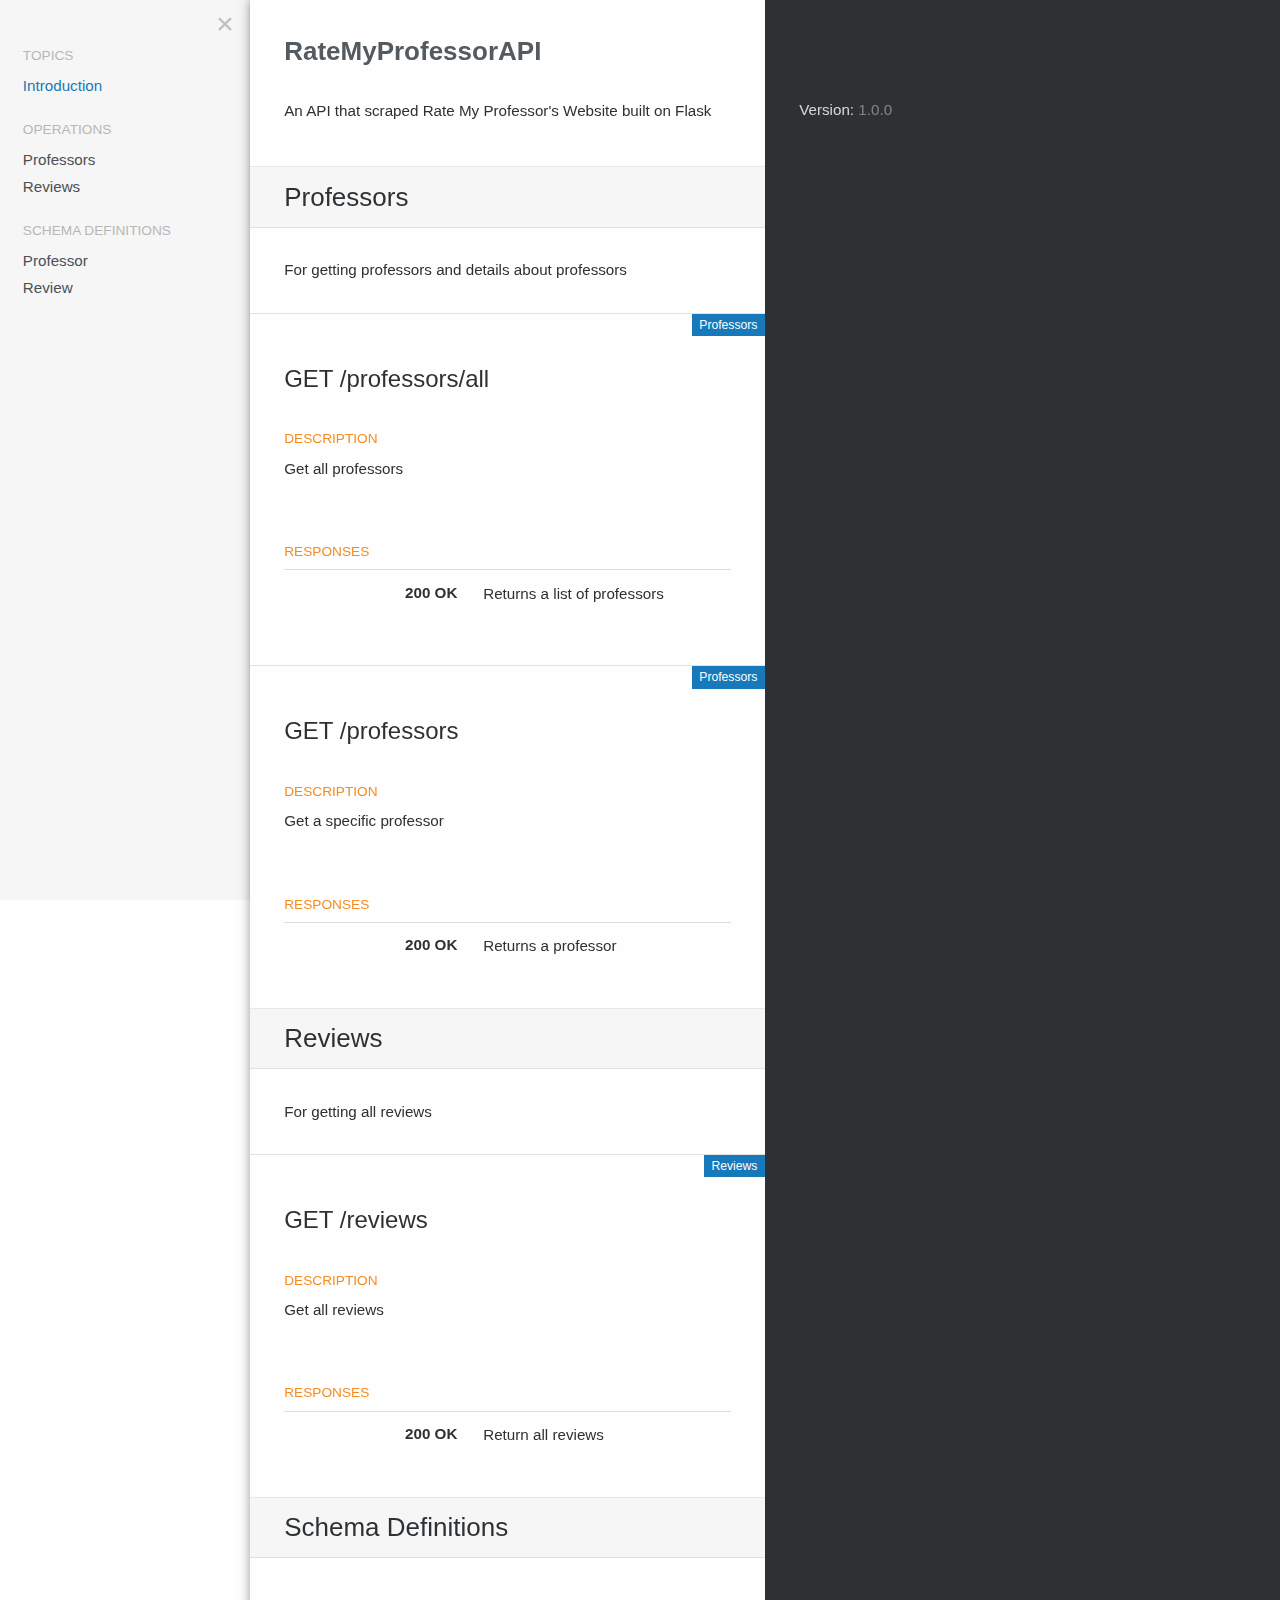
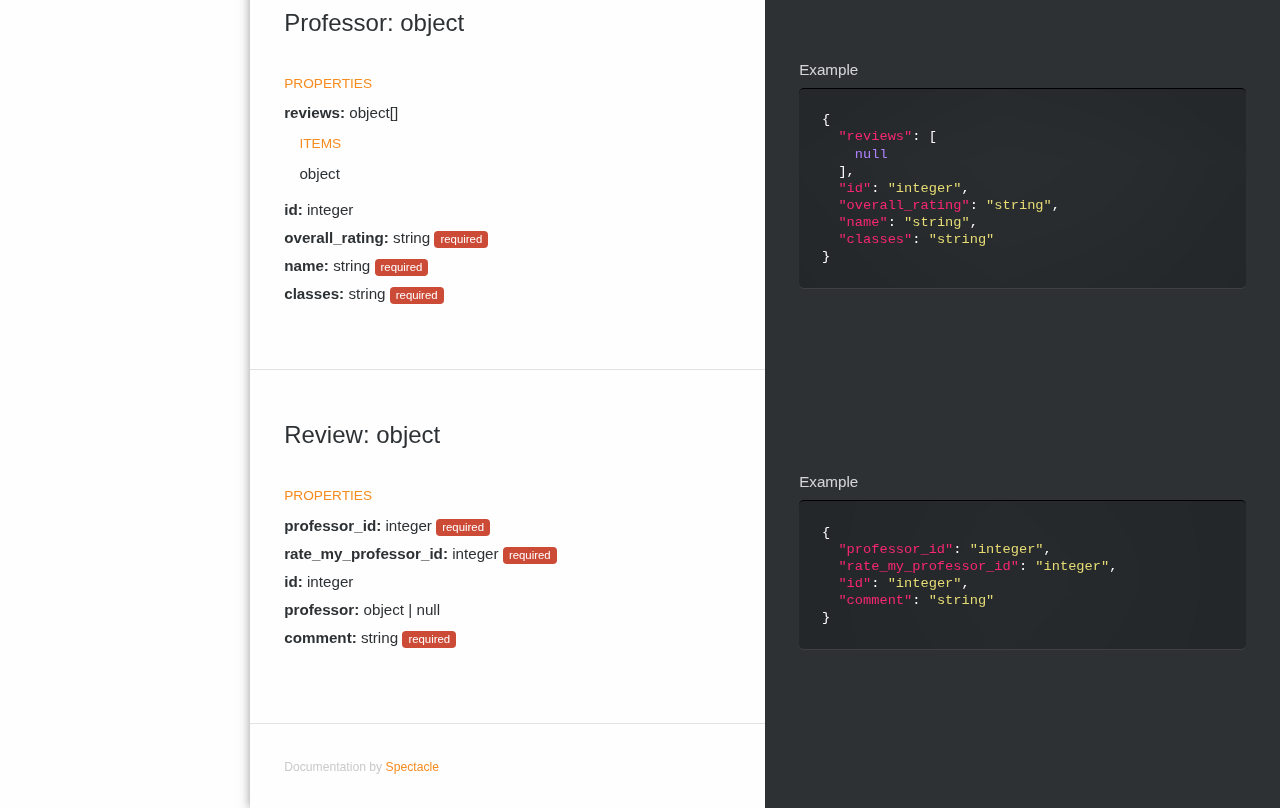
<file: public/index.html>
<!doctype html>
<html class="no-js" lang="en">
  <head>
    <meta charset="utf-8" />
    <meta name="viewport" content="width=device-width, initial-scale=1.0" />
    <title>RateMyProfessorAPI | API Reference</title>
    <link rel="stylesheet" href="stylesheets/foundation.min.css" />
    <link rel="stylesheet" href="stylesheets/spectacle.min.css" />
    <script src="https://code.jquery.com/jquery-2.1.4.min.js"></script>
    <!-- <script src="javascripts/foundation.js"></script> -->
    <script src="javascripts/spectacle.min.js"></script>
  </head>
  <body id="spectacle">
    <div id="page" class="drawer-layout drawer-slide-right-large">
      <div id="sidebar">
        <button class="close-button" aria-label="Close menu" type="button" data-drawer-close>
          <span aria-hidden="true">×</span>
        </button>
        <nav id="nav" role="navigation">
          <h5>Topics</h5>
          <a href="#introduction">Introduction</a>
          <h5>Operations</h5>
          <section>
            <a href="#tag-Professors">Professors</a>
            <ul>
              <li>
                <a href="#operation--professors-all-get"> GET /professors/all </a>
              </li>
              <li>
                <a href="#operation--professors-get"> GET /professors </a>
              </li>
            </ul>
          </section>
          <section>
            <a href="#tag-Reviews">Reviews</a>
            <ul>
              <li>
                <a href="#operation--reviews-get"> GET /reviews </a>
              </li>
            </ul>
          </section>
          <h5>Schema Definitions</h5>
          <a href="#definition-Professor"> Professor </a>
          <a href="#definition-Review"> Review </a>
        </nav>
      </div>
      <div id="docs" class="row collapse expanded drawer" data-drawer>
        <button class="floating-menu-icon" type="button" data-drawer-slide="right">
          <span class="hamburger"></span>
        </button>
        <div class="example-box doc-content"></div>
        <article>
          <h1 class="doc-title">RateMyProfessorAPI
            <span>API Reference</span>
          </h1>
          <div id="introduction" data-traverse-target="introduction">
            <div class="doc-row">
              <div class="doc-copy">
                <p>An API that scraped Rate My Professor&#39;s Website built on Flask</p>
              </div>
              <div class="doc-examples">
                <section>
                  <h5>Version:
                    <span>1.0.0</span>
                  </h5>
                </section>
              </div>
            </div>
          </div>
          <h1 id="tag-Professors" class="swagger-summary-tag" data-traverse-target="tag-Professors">Professors</h1>
          <div class="tag-description doc-row">
            <div class="doc-copy">
              <p>For getting professors and details about professors</p>
            </div>
          </div>
          <div id="operation--professors-all-get" class="operation panel" data-traverse-target="operation--professors-all-get">
            <!-- <section class="operation-tags row"> -->
            <!-- <div class="doc-copy"> -->
            <div class="operation-tags">
              <a class="label" href="#tag-Professors">Professors</a>
              <!---->
            </div>
            <!-- </div> -->
            <!-- </section> -->
            <h2 class="operation-title">
              <span class="operation-name">
                <span class="operation-name">GET</span>
                <span class="operation-path">/professors/all</span>
              </span>
            </h2>
            <div class="doc-row">
              <div class="doc-copy">
                <section class="swagger-operation-description">
                  <p>Get all professors</p>
                </section>
              </div>
            </div>
            <div class="doc-row">
              <div class="doc-copy"> </div>
              <div class="doc-examples"></div>
            </div>
            <div class="doc-row">
              <div class="doc-copy">
                <section class="swagger-responses">
                  <div class="prop-row prop-group">
                    <div class="prop-name">
                      <div class="prop-title">200 OK</div>
                    </div>
                    <div class="prop-value">
                      <p>Returns a list of professors</p>
                    </div>
                  </div>
                </section>
              </div>
              <div class="doc-examples"> </div>
            </div>
          </div>
          <div id="operation--professors-get" class="operation panel" data-traverse-target="operation--professors-get">
            <!-- <section class="operation-tags row"> -->
            <!-- <div class="doc-copy"> -->
            <div class="operation-tags">
              <a class="label" href="#tag-Professors">Professors</a>
              <!---->
            </div>
            <!-- </div> -->
            <!-- </section> -->
            <h2 class="operation-title">
              <span class="operation-name">
                <span class="operation-name">GET</span>
                <span class="operation-path">/professors</span>
              </span>
            </h2>
            <div class="doc-row">
              <div class="doc-copy">
                <section class="swagger-operation-description">
                  <p>Get a specific professor</p>
                </section>
              </div>
            </div>
            <div class="doc-row">
              <div class="doc-copy"> </div>
              <div class="doc-examples"></div>
            </div>
            <div class="doc-row">
              <div class="doc-copy">
                <section class="swagger-responses">
                  <div class="prop-row prop-group">
                    <div class="prop-name">
                      <div class="prop-title">200 OK</div>
                    </div>
                    <div class="prop-value">
                      <p>Returns a professor</p>
                    </div>
                  </div>
                </section>
              </div>
              <div class="doc-examples"> </div>
            </div>
          </div>
          <h1 id="tag-Reviews" class="swagger-summary-tag" data-traverse-target="tag-Reviews">Reviews</h1>
          <div class="tag-description doc-row">
            <div class="doc-copy">
              <p>For getting all reviews</p>
            </div>
          </div>
          <div id="operation--reviews-get" class="operation panel" data-traverse-target="operation--reviews-get">
            <!-- <section class="operation-tags row"> -->
            <!-- <div class="doc-copy"> -->
            <div class="operation-tags">
              <a class="label" href="#tag-Reviews">Reviews</a>
              <!---->
            </div>
            <!-- </div> -->
            <!-- </section> -->
            <h2 class="operation-title">
              <span class="operation-name">
                <span class="operation-name">GET</span>
                <span class="operation-path">/reviews</span>
              </span>
            </h2>
            <div class="doc-row">
              <div class="doc-copy">
                <section class="swagger-operation-description">
                  <p>Get all reviews</p>
                </section>
              </div>
            </div>
            <div class="doc-row">
              <div class="doc-copy"> </div>
              <div class="doc-examples"></div>
            </div>
            <div class="doc-row">
              <div class="doc-copy">
                <section class="swagger-responses">
                  <div class="prop-row prop-group">
                    <div class="prop-name">
                      <div class="prop-title">200 OK</div>
                    </div>
                    <div class="prop-value">
                      <p>Return all reviews</p>
                    </div>
                  </div>
                </section>
              </div>
              <div class="doc-examples"> </div>
            </div>
          </div>
          <h1>Schema Definitions</h1>
          <div id="definition-Professor" class="definition panel" data-traverse-target="definition-Professor">
            <h2 class="panel-title">
              <a name="/definitions/Professor"></a>Professor: object
              <!-- <span class="json-property-type"><span class="json-property-type">object</span>
              <span class="json-property-range" title="Value limits"></span>
              
              
              </span> -->
            </h2>
            <div class="doc-row">
              <div class="doc-copy">
                <section class="json-schema-properties">
                  <dl>
                    <dt data-property-name="reviews">
                      <span class="json-property-name">reviews:</span>
                      <span class="json-property-type">object[]</span>
                      <span class="json-property-range" title="Value limits"></span>
                    </dt>
                    <dt class="json-inner-schema">
                      <section class="json-schema-array-items">
                        <span class="json-property-type">object</span>
                        <span class="json-property-range" title="Value limits"></span>
                        <div class="json-inner-schema"> </div>
                      </section>
                    </dt>
                    <dt data-property-name="id">
                      <span class="json-property-name">id:</span>
                      <span class="json-property-type">integer</span>
                      <span class="json-property-range" title="Value limits"></span>
                    </dt>
                    <dt data-property-name="overall_rating">
                      <span class="json-property-name">overall_rating:</span>
                      <span class="json-property-type">string</span>
                      <span class="json-property-range" title="Value limits"></span>
                      <span class="json-property-required"></span>
                    </dt>
                    <dt data-property-name="name">
                      <span class="json-property-name">name:</span>
                      <span class="json-property-type">string</span>
                      <span class="json-property-range" title="Value limits"></span>
                      <span class="json-property-required"></span>
                    </dt>
                    <dt data-property-name="classes">
                      <span class="json-property-name">classes:</span>
                      <span class="json-property-type">string</span>
                      <span class="json-property-range" title="Value limits"></span>
                      <span class="json-property-required"></span>
                    </dt>
                  </dl>
                </section>
              </div>
              <div class="doc-examples">
                <section>
                  <h5>Example</h5>
                  <!-- <div class="hljs"> -->
                  <html>
                  <head></head>
                  <body><pre><code class="hljs language-json">{
  <span class="hljs-attr">&quot;reviews&quot;</span>: [
    <span class="hljs-literal">null</span>
  ],
  <span class="hljs-attr">&quot;id&quot;</span>: <span class="hljs-string">&quot;integer&quot;</span>,
  <span class="hljs-attr">&quot;overall_rating&quot;</span>: <span class="hljs-string">&quot;string&quot;</span>,
  <span class="hljs-attr">&quot;name&quot;</span>: <span class="hljs-string">&quot;string&quot;</span>,
  <span class="hljs-attr">&quot;classes&quot;</span>: <span class="hljs-string">&quot;string&quot;</span>
}
</code></pre> </body>
                  </html>
                  <!-- </div> -->
                </section>
              </div>
            </div>
          </div>
          <div id="definition-Review" class="definition panel" data-traverse-target="definition-Review">
            <h2 class="panel-title">
              <a name="/definitions/Review"></a>Review: object
              <!-- <span class="json-property-type"><span class="json-property-type">object</span>
              <span class="json-property-range" title="Value limits"></span>
              
              
              </span> -->
            </h2>
            <div class="doc-row">
              <div class="doc-copy">
                <section class="json-schema-properties">
                  <dl>
                    <dt data-property-name="professor_id">
                      <span class="json-property-name">professor_id:</span>
                      <span class="json-property-type">integer</span>
                      <span class="json-property-range" title="Value limits"></span>
                      <span class="json-property-required"></span>
                    </dt>
                    <dt data-property-name="rate_my_professor_id">
                      <span class="json-property-name">rate_my_professor_id:</span>
                      <span class="json-property-type">integer</span>
                      <span class="json-property-range" title="Value limits"></span>
                      <span class="json-property-required"></span>
                    </dt>
                    <dt data-property-name="id">
                      <span class="json-property-name">id:</span>
                      <span class="json-property-type">integer</span>
                      <span class="json-property-range" title="Value limits"></span>
                    </dt>
                    <dt data-property-name="professor">
                      <span class="json-property-name">professor:</span>
                      <span class="json-property-type">object | null</span>
                      <span class="json-property-range" title="Value limits"></span>
                    </dt>
                    <dt data-property-name="comment">
                      <span class="json-property-name">comment:</span>
                      <span class="json-property-type">string</span>
                      <span class="json-property-range" title="Value limits"></span>
                      <span class="json-property-required"></span>
                    </dt>
                  </dl>
                </section>
              </div>
              <div class="doc-examples">
                <section>
                  <h5>Example</h5>
                  <!-- <div class="hljs"> -->
                  <html>
                  <head></head>
                  <body><pre><code class="hljs language-json">{
  <span class="hljs-attr">&quot;professor_id&quot;</span>: <span class="hljs-string">&quot;integer&quot;</span>,
  <span class="hljs-attr">&quot;rate_my_professor_id&quot;</span>: <span class="hljs-string">&quot;integer&quot;</span>,
  <span class="hljs-attr">&quot;id&quot;</span>: <span class="hljs-string">&quot;integer&quot;</span>,
  <span class="hljs-attr">&quot;comment&quot;</span>: <span class="hljs-string">&quot;string&quot;</span>
}
</code></pre> </body>
                  </html>
                  <!-- </div> -->
                </section>
              </div>
            </div>
          </div>
          <div class="doc-row no-margin">
            <div class="doc-copy doc-separator">
              <a class="powered-by" href="https://sourcey.com/spectacle">Documentation by
                <span>Spectacle</span>
              </a>
            </div>
          </div>
        </article>
      </div>
    </div>
  </body>
</html>
</file>
<file: public/stylesheets/spectacle.min.css>
@charset "UTF-8";#spectacle .swagger-operation-path:before{content:"Path";display:block;margin-bottom:.5em;color:#f68b1f;text-transform:uppercase;font-size:.9rem}#spectacle .swagger-operation-description:before{content:"Description";display:block;margin-bottom:.5em;color:#f68b1f;text-transform:uppercase;font-size:.9rem}#spectacle .swagger-request-params:before{content:"Request parameters";display:block;margin-bottom:.5em;color:#f68b1f;text-transform:uppercase;font-size:.9rem}#spectacle .swagger-request-body:before{content:"Request body";display:block;margin-bottom:.5em;color:#f68b1f;text-transform:uppercase;font-size:.9rem}#spectacle .swagger-request-body .json-schema-properties:before{display:none}#spectacle .swagger-responses:before{content:"Responses";display:block;margin-bottom:.5em;color:#f68b1f;text-transform:uppercase;font-size:.9rem}#spectacle .swagger-global:before{display:inline-block;padding:.33333rem .5rem;border-radius:0;font-size:.8rem;line-height:1;white-space:nowrap;cursor:default;background:#cc4b37;color:#fefefe;font-size:.75rem;border-radius:4px;padding:3px 6px;content:"global"}#spectacle table.table th.swagger-param-key{width:auto}#spectacle table.table th.swagger-param-key:before{content:"Key"}#spectacle table.table th.swagger-param-name{width:auto}#spectacle table.table th.swagger-param-name:before{content:"Name"}#spectacle table.table th.swagger-param-description{width:auto}#spectacle table.table th.swagger-param-description:before{content:"Description"}#spectacle table.table th.swagger-param-data-type{width:auto}#spectacle table.table th.swagger-param-data-type:before{content:"Data type"}#spectacle table.table th.swagger-param-type{width:auto}#spectacle table.table th.swagger-param-type:before{content:"Type"}#spectacle table.table th.swagger-request-security-schema{width:auto}#spectacle table.table th.swagger-request-security-schema:before{content:"Schema"}#spectacle table.table th.swagger-request-security-scopes{width:auto}#spectacle table.table th.swagger-request-security-scopes:before{content:"Scopes"}#spectacle table.table th.swagger-response-header-name{width:auto}#spectacle table.table th.swagger-response-header-name:before{content:"Header"}#spectacle table.table th.swagger-response-header-description{width:auto}#spectacle table.table th.swagger-response-header-description:before{content:"Description"}#spectacle table.table th.swagger-response-header-data-type{width:auto}#spectacle table.table th.swagger-response-header-data-type:before{content:"Data type"}#spectacle table.table th.swagger-response-code{width:auto}#spectacle table.table th.swagger-response-code:before{content:"Code"}#spectacle table.table th.swagger-response-description{width:auto}#spectacle table.table th.swagger-response-description:before{content:"Description"}#spectacle table.table th.swagger-response-schema{width:auto}#spectacle table.table th.swagger-response-schema:before{content:"Schema"}#spectacle .swagger-response-name-value{font-weight:700}#spectacle .swagger-response-description-text{padding-bottom:.5em}#spectacle .swagger-request-security:before{content:"Security";display:block;margin-bottom:.5em;color:#f68b1f;text-transform:uppercase;font-size:.9rem}#spectacle .swagger-security-definition-basic:before{color:#cacaca;content:"(HTTP Basic Authentication)"}#spectacle .swagger-security-definition-oauth2:before{color:#cacaca;content:"(OAuth2 Authentication)"}#spectacle .swagger-security-definition-apiKey:before{color:#cacaca;content:"(API Key Authentication)"}#spectacle .json-schema-description:before{content:"Description";display:block;margin-bottom:.5em;color:#f68b1f;text-transform:uppercase;font-size:.9rem}#spectacle .json-schema-properties:before{content:"Properties";display:block;margin-bottom:.5em;color:#f68b1f;text-transform:uppercase;font-size:.9rem}#spectacle .json-schema-properties dl{margin:0}#spectacle .json-schema-properties dt{margin-bottom:.25rem}#spectacle .json-schema-properties dt.has-description{margin-bottom:0}#spectacle .json-schema-properties dd{color:#8a8a8a}#spectacle .json-schema-properties dd:not(:last-child){padding-bottom:.5rem}#spectacle .json-schema-description+.json-schema-properties{margin-top:1.5rem}#spectacle .json-schema-ref-array:before{color:#8a8a8a;content:"Array<"}#spectacle .json-schema-ref-array:after{color:#8a8a8a;content:">"}#spectacle .json-schema-example:before{content:"Example";display:block;margin-bottom:.5em;color:#f68b1f;text-transform:uppercase;font-size:.9rem}#spectacle .json-schema-array-items:before{content:"Items";display:block;margin-bottom:.5em;color:#f68b1f;text-transform:uppercase;font-size:.9rem}#spectacle .json-schema-allOf-inherited:before{content:"Inherited";display:block;margin-bottom:.5em;color:#f68b1f;text-transform:uppercase;font-size:.9rem}#spectacle .json-schema-anyOf>dl{padding-left:1em}#spectacle .json-schema-anyOf>dl dt:not(:first-child):before{content:"or "}#spectacle .json-schema-anyOf>dl dt:first-child:before{content:"either "}#spectacle .json-schema-additionalProperties:before{content:"Additional properties";display:block;margin-bottom:.5em;color:#f68b1f;text-transform:uppercase;font-size:.9rem}#spectacle .json-inner-schema .json-schema-array-items,#spectacle .json-inner-schema .json-schema-description,#spectacle .json-inner-schema .json-schema-example,#spectacle .json-inner-schema .json-schema-properties{padding-left:1em;margin-top:.5em;padding-bottom:.5em}#spectacle .json-property-discriminator:before{display:inline-block;padding:.33333rem .5rem;border-radius:0;font-size:.8rem;line-height:1;white-space:nowrap;cursor:default;background:#cc4b37;color:#fefefe;font-size:.75rem;border-radius:4px;padding:3px 6px;content:"discriminator"}#spectacle .json-property-required:before{display:inline-block;padding:.33333rem .5rem;border-radius:0;font-size:.8rem;line-height:1;white-space:nowrap;cursor:default;background:#cc4b37;color:#fefefe;font-size:.75rem;border-radius:4px;padding:3px 6px;content:"required"}#spectacle .json-property-read-only:before{display:inline-block;padding:.33333rem .5rem;border-radius:0;font-size:.8rem;line-height:1;white-space:nowrap;cursor:default;background:#cc4b37;color:#fefefe;font-size:.75rem;border-radius:4px;padding:3px 6px;content:"read only"}#spectacle .json-property-format{font-style:italic}#spectacle .json-property-enum:before{content:'enum: ['}#spectacle .json-property-enum:after{content:']'}#spectacle .json-property-default-value:before{content:'default: '}#spectacle .json-property-range:empty{display:none!important}#spectacle .json-property-range:before{content:'range: '}#spectacle .json-property-enum-item{font-weight:lighter;font-size:small}#spectacle .json-schema-reference{font-size:90%}#spectacle .no-padding{padding:0!important}#spectacle .no-margin{margin:0!important}#spectacle button:focus{outline:0}#spectacle .default-label{display:inline-block;padding:.33333rem .5rem;border-radius:0;font-size:.8rem;line-height:1;white-space:nowrap;cursor:default;background:#767676;color:#fefefe;font-size:.75rem;border-radius:4px;padding:3px 6px}#spectacle #logo{text-align:center;padding-right:.5rem;padding-top:1rem;padding-bottom:.25rem}#spectacle #logo img{max-height:75px}#spectacle .row,#spectacle article .doc-row,#spectacle article .prop-row{max-width:auto;margin-right:auto;margin-left:auto}#spectacle .row::after,#spectacle .row::before,#spectacle article .doc-row::after,#spectacle article .doc-row::before,#spectacle article .prop-row::after,#spectacle article .prop-row::before{display:table;content:' ';flex-basis:0;order:1}#spectacle .row::after,#spectacle article .doc-row::after,#spectacle article .prop-row::after{clear:both}#spectacle .row.collapse>.column,#spectacle .row.collapse>.columns,#spectacle article .doc-row>.column,#spectacle article .doc-row>.columns,#spectacle article .doc-row>.doc-copy,#spectacle article .doc-row>.doc-examples,#spectacle article .prop-row .doc-row>.prop-name,#spectacle article .prop-row .doc-row>.prop-value,#spectacle article .prop-row .row.collapse>.prop-name,#spectacle article .prop-row .row.collapse>.prop-value,#spectacle article .prop-row>.column,#spectacle article .prop-row>.columns,#spectacle article .prop-row>.doc-copy,#spectacle article .prop-row>.doc-examples,#spectacle article .prop-row>.prop-name,#spectacle article .prop-row>.prop-value,#spectacle article .row.collapse>.doc-copy,#spectacle article .row.collapse>.doc-examples{padding-right:0;padding-left:0}#spectacle .row .row,#spectacle .row article .doc-row,#spectacle .row article .prop-row,#spectacle article .doc-row .doc-row,#spectacle article .doc-row .prop-row,#spectacle article .doc-row .row,#spectacle article .prop-row .doc-row,#spectacle article .prop-row .prop-row,#spectacle article .prop-row .row,#spectacle article .row .doc-row,#spectacle article .row .prop-row{margin-right:-.6578947368rem;margin-left:-.6578947368rem}@media print,screen and (min-width:40em){#spectacle .row .row,#spectacle .row article .doc-row,#spectacle .row article .prop-row,#spectacle article .doc-row .doc-row,#spectacle article .doc-row .prop-row,#spectacle article .doc-row .row,#spectacle article .prop-row .doc-row,#spectacle article .prop-row .prop-row,#spectacle article .prop-row .row,#spectacle article .row .doc-row,#spectacle article .row .prop-row{margin-right:-.9868421053rem;margin-left:-.9868421053rem}}@media print,screen and (min-width:64em){#spectacle .row .row,#spectacle .row article .doc-row,#spectacle .row article .prop-row,#spectacle article .doc-row .doc-row,#spectacle article .doc-row .prop-row,#spectacle article .doc-row .row,#spectacle article .prop-row .doc-row,#spectacle article .prop-row .prop-row,#spectacle article .prop-row .row,#spectacle article .row .doc-row,#spectacle article .row .prop-row{margin-right:-.9868421053rem;margin-left:-.9868421053rem}}#spectacle .row .row.collapse,#spectacle .row article .doc-row,#spectacle .row article .prop-row,#spectacle article .doc-row .doc-row,#spectacle article .doc-row .prop-row,#spectacle article .doc-row .row.collapse,#spectacle article .prop-row .doc-row,#spectacle article .prop-row .prop-row,#spectacle article .prop-row .row.collapse,#spectacle article .row .doc-row,#spectacle article .row .prop-row{margin-right:0;margin-left:0}#spectacle .row.expanded,#spectacle article .expanded.doc-row,#spectacle article .expanded.prop-row{max-width:none}#spectacle .row.expanded .row,#spectacle .row.expanded article .doc-row,#spectacle .row.expanded article .prop-row,#spectacle article .expanded.doc-row .doc-row,#spectacle article .expanded.doc-row .prop-row,#spectacle article .expanded.doc-row .row,#spectacle article .expanded.prop-row .doc-row,#spectacle article .expanded.prop-row .prop-row,#spectacle article .expanded.prop-row .row,#spectacle article .row.expanded .doc-row,#spectacle article .row.expanded .prop-row{margin-right:auto;margin-left:auto}#spectacle .row:not(.expanded) .row,#spectacle .row:not(.expanded) article .doc-row,#spectacle .row:not(.expanded) article .prop-row,#spectacle article .doc-row:not(.expanded) .doc-row,#spectacle article .doc-row:not(.expanded) .prop-row,#spectacle article .doc-row:not(.expanded) .row,#spectacle article .prop-row:not(.expanded) .doc-row,#spectacle article .prop-row:not(.expanded) .prop-row,#spectacle article .prop-row:not(.expanded) .row,#spectacle article .row:not(.expanded) .doc-row,#spectacle article .row:not(.expanded) .prop-row{max-width:none}#spectacle .row.gutter-small>.column,#spectacle .row.gutter-small>.columns,#spectacle article .gutter-small.doc-row>.column,#spectacle article .gutter-small.doc-row>.columns,#spectacle article .gutter-small.doc-row>.doc-copy,#spectacle article .gutter-small.doc-row>.doc-examples,#spectacle article .gutter-small.prop-row>.column,#spectacle article .gutter-small.prop-row>.columns,#spectacle article .gutter-small.prop-row>.doc-copy,#spectacle article .gutter-small.prop-row>.doc-examples,#spectacle article .gutter-small.prop-row>.prop-name,#spectacle article .gutter-small.prop-row>.prop-value,#spectacle article .prop-row .gutter-small.doc-row>.prop-name,#spectacle article .prop-row .gutter-small.doc-row>.prop-value,#spectacle article .prop-row .row.gutter-small>.prop-name,#spectacle article .prop-row .row.gutter-small>.prop-value,#spectacle article .row.gutter-small>.doc-copy,#spectacle article .row.gutter-small>.doc-examples{padding-right:.6578947368rem;padding-left:.6578947368rem}#spectacle .row.gutter-medium>.column,#spectacle .row.gutter-medium>.columns,#spectacle article .gutter-medium.doc-row>.column,#spectacle article .gutter-medium.doc-row>.columns,#spectacle article .gutter-medium.doc-row>.doc-copy,#spectacle article .gutter-medium.doc-row>.doc-examples,#spectacle article .gutter-medium.prop-row>.column,#spectacle article .gutter-medium.prop-row>.columns,#spectacle article .gutter-medium.prop-row>.doc-copy,#spectacle article .gutter-medium.prop-row>.doc-examples,#spectacle article .gutter-medium.prop-row>.prop-name,#spectacle article .gutter-medium.prop-row>.prop-value,#spectacle article .prop-row .gutter-medium.doc-row>.prop-name,#spectacle article .prop-row .gutter-medium.doc-row>.prop-value,#spectacle article .prop-row .row.gutter-medium>.prop-name,#spectacle article .prop-row .row.gutter-medium>.prop-value,#spectacle article .row.gutter-medium>.doc-copy,#spectacle article .row.gutter-medium>.doc-examples{padding-right:.9868421053rem;padding-left:.9868421053rem}#spectacle .column,#spectacle .columns,#spectacle article .doc-copy,#spectacle article .doc-examples,#spectacle article .prop-row .prop-name,#spectacle article .prop-row .prop-value{width:100%;float:left;padding-right:.6578947368rem;padding-left:.6578947368rem}@media print,screen and (min-width:40em){#spectacle .column,#spectacle .columns,#spectacle article .doc-copy,#spectacle article .doc-examples,#spectacle article .prop-row .prop-name,#spectacle article .prop-row .prop-value{padding-right:.9868421053rem;padding-left:.9868421053rem}}#spectacle .column:last-child:not(:first-child),#spectacle .columns:last-child:not(:first-child),#spectacle article .doc-copy:last-child:not(:first-child),#spectacle article .doc-examples:last-child:not(:first-child),#spectacle article .prop-row .prop-name:last-child:not(:first-child),#spectacle article .prop-row .prop-value:last-child:not(:first-child){float:right}#spectacle .column.end:last-child:last-child,#spectacle .end.columns:last-child:last-child,#spectacle article .end.doc-copy:last-child:last-child,#spectacle article .end.doc-examples:last-child:last-child,#spectacle article .prop-row .end.prop-name:last-child:last-child,#spectacle article .prop-row .end.prop-value:last-child:last-child{float:left}#spectacle .column.row.row,#spectacle .row.row.columns,#spectacle article .column.doc-row,#spectacle article .column.prop-row,#spectacle article .columns.doc-row,#spectacle article .columns.prop-row,#spectacle article .doc-row.doc-copy,#spectacle article .doc-row.doc-examples,#spectacle article .prop-row .prop-name.doc-row,#spectacle article .prop-row .prop-row.prop-name,#spectacle article .prop-row .prop-row.prop-value,#spectacle article .prop-row .prop-value.doc-row,#spectacle article .prop-row .row.row.prop-name,#spectacle article .prop-row .row.row.prop-value,#spectacle article .prop-row.doc-copy,#spectacle article .prop-row.doc-examples,#spectacle article .row.row.doc-copy,#spectacle article .row.row.doc-examples{float:none}#spectacle .row .column.row.row,#spectacle .row .row.row.columns,#spectacle .row article .column.doc-row,#spectacle .row article .column.prop-row,#spectacle .row article .columns.doc-row,#spectacle .row article .columns.prop-row,#spectacle .row article .doc-row.doc-copy,#spectacle .row article .doc-row.doc-examples,#spectacle .row article .prop-row .prop-name.doc-row,#spectacle .row article .prop-row .prop-row.prop-name,#spectacle .row article .prop-row .prop-row.prop-value,#spectacle .row article .prop-row .prop-value.doc-row,#spectacle .row article .prop-row.doc-copy,#spectacle .row article .prop-row.doc-examples,#spectacle .row article .row.row.doc-copy,#spectacle .row article .row.row.doc-examples,#spectacle article .doc-row .column.doc-row,#spectacle article .doc-row .column.prop-row,#spectacle article .doc-row .column.row.row,#spectacle article .doc-row .columns.doc-row,#spectacle article .doc-row .columns.prop-row,#spectacle article .doc-row .doc-row.doc-copy,#spectacle article .doc-row .doc-row.doc-examples,#spectacle article .doc-row .prop-row.doc-copy,#spectacle article .doc-row .prop-row.doc-examples,#spectacle article .doc-row .row.row.columns,#spectacle article .doc-row .row.row.doc-copy,#spectacle article .doc-row .row.row.doc-examples,#spectacle article .prop-row .column.doc-row,#spectacle article .prop-row .column.prop-row,#spectacle article .prop-row .column.row.row,#spectacle article .prop-row .columns.doc-row,#spectacle article .prop-row .columns.prop-row,#spectacle article .prop-row .doc-row.doc-copy,#spectacle article .prop-row .doc-row.doc-examples,#spectacle article .prop-row .prop-name.doc-row,#spectacle article .prop-row .prop-row.doc-copy,#spectacle article .prop-row .prop-row.doc-examples,#spectacle article .prop-row .prop-row.prop-name,#spectacle article .prop-row .prop-row.prop-value,#spectacle article .prop-row .prop-value.doc-row,#spectacle article .prop-row .row .prop-name.doc-row,#spectacle article .prop-row .row .prop-row.prop-name,#spectacle article .prop-row .row .prop-row.prop-value,#spectacle article .prop-row .row .prop-value.doc-row,#spectacle article .prop-row .row.row.columns,#spectacle article .prop-row .row.row.doc-copy,#spectacle article .prop-row .row.row.doc-examples,#spectacle article .prop-row .row.row.prop-name,#spectacle article .prop-row .row.row.prop-value,#spectacle article .row .column.doc-row,#spectacle article .row .column.prop-row,#spectacle article .row .columns.doc-row,#spectacle article .row .columns.prop-row,#spectacle article .row .doc-row.doc-copy,#spectacle article .row .doc-row.doc-examples,#spectacle article .row .prop-row.doc-copy,#spectacle article .row .prop-row.doc-examples,#spectacle article .row .row.row.doc-copy,#spectacle article .row .row.row.doc-examples{margin-right:0;margin-left:0;padding-right:0;padding-left:0}#spectacle .small-1{width:8.3333333333%}#spectacle .small-push-1{position:relative;left:8.3333333333%}#spectacle .small-pull-1{position:relative;left:-8.3333333333%}#spectacle .small-offset-0{margin-left:0}#spectacle .small-2{width:16.6666666667%}#spectacle .small-push-2{position:relative;left:16.6666666667%}#spectacle .small-pull-2{position:relative;left:-16.6666666667%}#spectacle .small-offset-1{margin-left:8.3333333333%}#spectacle .small-3{width:25%}#spectacle .small-push-3{position:relative;left:25%}#spectacle .small-pull-3{position:relative;left:-25%}#spectacle .small-offset-2{margin-left:16.6666666667%}#spectacle .small-4{width:33.3333333333%}#spectacle .small-push-4{position:relative;left:33.3333333333%}#spectacle .small-pull-4{position:relative;left:-33.3333333333%}#spectacle .small-offset-3{margin-left:25%}#spectacle .small-5,#spectacle article .prop-row .prop-name{width:41.6666666667%}#spectacle .small-push-5{position:relative;left:41.6666666667%}#spectacle .small-pull-5{position:relative;left:-41.6666666667%}#spectacle .small-offset-4{margin-left:33.3333333333%}#spectacle .small-6{width:50%}#spectacle .small-push-6{position:relative;left:50%}#spectacle .small-pull-6{position:relative;left:-50%}#spectacle .small-offset-5{margin-left:41.6666666667%}#spectacle .small-7,#spectacle article .prop-row .prop-value{width:58.3333333333%}#spectacle .small-push-7{position:relative;left:58.3333333333%}#spectacle .small-pull-7{position:relative;left:-58.3333333333%}#spectacle .small-offset-6{margin-left:50%}#spectacle .small-8{width:66.6666666667%}#spectacle .small-push-8{position:relative;left:66.6666666667%}#spectacle .small-pull-8{position:relative;left:-66.6666666667%}#spectacle .small-offset-7{margin-left:58.3333333333%}#spectacle .small-9{width:75%}#spectacle .small-push-9{position:relative;left:75%}#spectacle .small-pull-9{position:relative;left:-75%}#spectacle .small-offset-8{margin-left:66.6666666667%}#spectacle .small-10{width:83.3333333333%}#spectacle .small-push-10{position:relative;left:83.3333333333%}#spectacle .small-pull-10{position:relative;left:-83.3333333333%}#spectacle .small-offset-9{margin-left:75%}#spectacle .small-11{width:91.6666666667%}#spectacle .small-push-11{position:relative;left:91.6666666667%}#spectacle .small-pull-11{position:relative;left:-91.6666666667%}#spectacle .small-offset-10{margin-left:83.3333333333%}#spectacle .small-12{width:100%}#spectacle .small-offset-11{margin-left:91.6666666667%}#spectacle .small-up-1>.column,#spectacle .small-up-1>.columns,#spectacle article .prop-row .small-up-1>.prop-name,#spectacle article .prop-row .small-up-1>.prop-value,#spectacle article .small-up-1>.doc-copy,#spectacle article .small-up-1>.doc-examples{float:left;width:100%}#spectacle .small-up-1>.column:nth-of-type(1n),#spectacle .small-up-1>.columns:nth-of-type(1n),#spectacle article .prop-row .small-up-1>.prop-name:nth-of-type(1n),#spectacle article .prop-row .small-up-1>.prop-value:nth-of-type(1n),#spectacle article .small-up-1>.doc-copy:nth-of-type(1n),#spectacle article .small-up-1>.doc-examples:nth-of-type(1n){clear:none}#spectacle .small-up-1>.column:nth-of-type(1n+1),#spectacle .small-up-1>.columns:nth-of-type(1n+1),#spectacle article .prop-row .small-up-1>.prop-name:nth-of-type(1n+1),#spectacle article .prop-row .small-up-1>.prop-value:nth-of-type(1n+1),#spectacle article .small-up-1>.doc-copy:nth-of-type(1n+1),#spectacle article .small-up-1>.doc-examples:nth-of-type(1n+1){clear:both}#spectacle .small-up-1>.column:last-child,#spectacle .small-up-1>.columns:last-child,#spectacle article .prop-row .small-up-1>.prop-name:last-child,#spectacle article .prop-row .small-up-1>.prop-value:last-child,#spectacle article .small-up-1>.doc-copy:last-child,#spectacle article .small-up-1>.doc-examples:last-child{float:left}#spectacle .small-up-2>.column,#spectacle .small-up-2>.columns,#spectacle article .prop-row .small-up-2>.prop-name,#spectacle article .prop-row .small-up-2>.prop-value,#spectacle article .small-up-2>.doc-copy,#spectacle article .small-up-2>.doc-examples{float:left;width:50%}#spectacle .small-up-2>.column:nth-of-type(1n),#spectacle .small-up-2>.columns:nth-of-type(1n),#spectacle article .prop-row .small-up-2>.prop-name:nth-of-type(1n),#spectacle article .prop-row .small-up-2>.prop-value:nth-of-type(1n),#spectacle article .small-up-2>.doc-copy:nth-of-type(1n),#spectacle article .small-up-2>.doc-examples:nth-of-type(1n){clear:none}#spectacle .small-up-2>.column:nth-of-type(2n+1),#spectacle .small-up-2>.columns:nth-of-type(2n+1),#spectacle article .prop-row .small-up-2>.prop-name:nth-of-type(2n+1),#spectacle article .prop-row .small-up-2>.prop-value:nth-of-type(2n+1),#spectacle article .small-up-2>.doc-copy:nth-of-type(2n+1),#spectacle article .small-up-2>.doc-examples:nth-of-type(2n+1){clear:both}#spectacle .small-up-2>.column:last-child,#spectacle .small-up-2>.columns:last-child,#spectacle article .prop-row .small-up-2>.prop-name:last-child,#spectacle article .prop-row .small-up-2>.prop-value:last-child,#spectacle article .small-up-2>.doc-copy:last-child,#spectacle article .small-up-2>.doc-examples:last-child{float:left}#spectacle .small-up-3>.column,#spectacle .small-up-3>.columns,#spectacle article .prop-row .small-up-3>.prop-name,#spectacle article .prop-row .small-up-3>.prop-value,#spectacle article .small-up-3>.doc-copy,#spectacle article .small-up-3>.doc-examples{float:left;width:33.3333333333%}#spectacle .small-up-3>.column:nth-of-type(1n),#spectacle .small-up-3>.columns:nth-of-type(1n),#spectacle article .prop-row .small-up-3>.prop-name:nth-of-type(1n),#spectacle article .prop-row .small-up-3>.prop-value:nth-of-type(1n),#spectacle article .small-up-3>.doc-copy:nth-of-type(1n),#spectacle article .small-up-3>.doc-examples:nth-of-type(1n){clear:none}#spectacle .small-up-3>.column:nth-of-type(3n+1),#spectacle .small-up-3>.columns:nth-of-type(3n+1),#spectacle article .prop-row .small-up-3>.prop-name:nth-of-type(3n+1),#spectacle article .prop-row .small-up-3>.prop-value:nth-of-type(3n+1),#spectacle article .small-up-3>.doc-copy:nth-of-type(3n+1),#spectacle article .small-up-3>.doc-examples:nth-of-type(3n+1){clear:both}#spectacle .small-up-3>.column:last-child,#spectacle .small-up-3>.columns:last-child,#spectacle article .prop-row .small-up-3>.prop-name:last-child,#spectacle article .prop-row .small-up-3>.prop-value:last-child,#spectacle article .small-up-3>.doc-copy:last-child,#spectacle article .small-up-3>.doc-examples:last-child{float:left}#spectacle .small-up-4>.column,#spectacle .small-up-4>.columns,#spectacle article .prop-row .small-up-4>.prop-name,#spectacle article .prop-row .small-up-4>.prop-value,#spectacle article .small-up-4>.doc-copy,#spectacle article .small-up-4>.doc-examples{float:left;width:25%}#spectacle .small-up-4>.column:nth-of-type(1n),#spectacle .small-up-4>.columns:nth-of-type(1n),#spectacle article .prop-row .small-up-4>.prop-name:nth-of-type(1n),#spectacle article .prop-row .small-up-4>.prop-value:nth-of-type(1n),#spectacle article .small-up-4>.doc-copy:nth-of-type(1n),#spectacle article .small-up-4>.doc-examples:nth-of-type(1n){clear:none}#spectacle .small-up-4>.column:nth-of-type(4n+1),#spectacle .small-up-4>.columns:nth-of-type(4n+1),#spectacle article .prop-row .small-up-4>.prop-name:nth-of-type(4n+1),#spectacle article .prop-row .small-up-4>.prop-value:nth-of-type(4n+1),#spectacle article .small-up-4>.doc-copy:nth-of-type(4n+1),#spectacle article .small-up-4>.doc-examples:nth-of-type(4n+1){clear:both}#spectacle .small-up-4>.column:last-child,#spectacle .small-up-4>.columns:last-child,#spectacle article .prop-row .small-up-4>.prop-name:last-child,#spectacle article .prop-row .small-up-4>.prop-value:last-child,#spectacle article .small-up-4>.doc-copy:last-child,#spectacle article .small-up-4>.doc-examples:last-child{float:left}#spectacle .small-up-5>.column,#spectacle .small-up-5>.columns,#spectacle article .prop-row .small-up-5>.prop-name,#spectacle article .prop-row .small-up-5>.prop-value,#spectacle article .small-up-5>.doc-copy,#spectacle article .small-up-5>.doc-examples{float:left;width:20%}#spectacle .small-up-5>.column:nth-of-type(1n),#spectacle .small-up-5>.columns:nth-of-type(1n),#spectacle article .prop-row .small-up-5>.prop-name:nth-of-type(1n),#spectacle article .prop-row .small-up-5>.prop-value:nth-of-type(1n),#spectacle article .small-up-5>.doc-copy:nth-of-type(1n),#spectacle article .small-up-5>.doc-examples:nth-of-type(1n){clear:none}#spectacle .small-up-5>.column:nth-of-type(5n+1),#spectacle .small-up-5>.columns:nth-of-type(5n+1),#spectacle article .prop-row .small-up-5>.prop-name:nth-of-type(5n+1),#spectacle article .prop-row .small-up-5>.prop-value:nth-of-type(5n+1),#spectacle article .small-up-5>.doc-copy:nth-of-type(5n+1),#spectacle article .small-up-5>.doc-examples:nth-of-type(5n+1){clear:both}#spectacle .small-up-5>.column:last-child,#spectacle .small-up-5>.columns:last-child,#spectacle article .prop-row .small-up-5>.prop-name:last-child,#spectacle article .prop-row .small-up-5>.prop-value:last-child,#spectacle article .small-up-5>.doc-copy:last-child,#spectacle article .small-up-5>.doc-examples:last-child{float:left}#spectacle .small-up-6>.column,#spectacle .small-up-6>.columns,#spectacle article .prop-row .small-up-6>.prop-name,#spectacle article .prop-row .small-up-6>.prop-value,#spectacle article .small-up-6>.doc-copy,#spectacle article .small-up-6>.doc-examples{float:left;width:16.6666666667%}#spectacle .small-up-6>.column:nth-of-type(1n),#spectacle .small-up-6>.columns:nth-of-type(1n),#spectacle article .prop-row .small-up-6>.prop-name:nth-of-type(1n),#spectacle article .prop-row .small-up-6>.prop-value:nth-of-type(1n),#spectacle article .small-up-6>.doc-copy:nth-of-type(1n),#spectacle article .small-up-6>.doc-examples:nth-of-type(1n){clear:none}#spectacle .small-up-6>.column:nth-of-type(6n+1),#spectacle .small-up-6>.columns:nth-of-type(6n+1),#spectacle article .prop-row .small-up-6>.prop-name:nth-of-type(6n+1),#spectacle article .prop-row .small-up-6>.prop-value:nth-of-type(6n+1),#spectacle article .small-up-6>.doc-copy:nth-of-type(6n+1),#spectacle article .small-up-6>.doc-examples:nth-of-type(6n+1){clear:both}#spectacle .small-up-6>.column:last-child,#spectacle .small-up-6>.columns:last-child,#spectacle article .prop-row .small-up-6>.prop-name:last-child,#spectacle article .prop-row .small-up-6>.prop-value:last-child,#spectacle article .small-up-6>.doc-copy:last-child,#spectacle article .small-up-6>.doc-examples:last-child{float:left}#spectacle .small-up-7>.column,#spectacle .small-up-7>.columns,#spectacle article .prop-row .small-up-7>.prop-name,#spectacle article .prop-row .small-up-7>.prop-value,#spectacle article .small-up-7>.doc-copy,#spectacle article .small-up-7>.doc-examples{float:left;width:14.2857142857%}#spectacle .small-up-7>.column:nth-of-type(1n),#spectacle .small-up-7>.columns:nth-of-type(1n),#spectacle article .prop-row .small-up-7>.prop-name:nth-of-type(1n),#spectacle article .prop-row .small-up-7>.prop-value:nth-of-type(1n),#spectacle article .small-up-7>.doc-copy:nth-of-type(1n),#spectacle article .small-up-7>.doc-examples:nth-of-type(1n){clear:none}#spectacle .small-up-7>.column:nth-of-type(7n+1),#spectacle .small-up-7>.columns:nth-of-type(7n+1),#spectacle article .prop-row .small-up-7>.prop-name:nth-of-type(7n+1),#spectacle article .prop-row .small-up-7>.prop-value:nth-of-type(7n+1),#spectacle article .small-up-7>.doc-copy:nth-of-type(7n+1),#spectacle article .small-up-7>.doc-examples:nth-of-type(7n+1){clear:both}#spectacle .small-up-7>.column:last-child,#spectacle .small-up-7>.columns:last-child,#spectacle article .prop-row .small-up-7>.prop-name:last-child,#spectacle article .prop-row .small-up-7>.prop-value:last-child,#spectacle article .small-up-7>.doc-copy:last-child,#spectacle article .small-up-7>.doc-examples:last-child{float:left}#spectacle .small-up-8>.column,#spectacle .small-up-8>.columns,#spectacle article .prop-row .small-up-8>.prop-name,#spectacle article .prop-row .small-up-8>.prop-value,#spectacle article .small-up-8>.doc-copy,#spectacle article .small-up-8>.doc-examples{float:left;width:12.5%}#spectacle .small-up-8>.column:nth-of-type(1n),#spectacle .small-up-8>.columns:nth-of-type(1n),#spectacle article .prop-row .small-up-8>.prop-name:nth-of-type(1n),#spectacle article .prop-row .small-up-8>.prop-value:nth-of-type(1n),#spectacle article .small-up-8>.doc-copy:nth-of-type(1n),#spectacle article .small-up-8>.doc-examples:nth-of-type(1n){clear:none}#spectacle .small-up-8>.column:nth-of-type(8n+1),#spectacle .small-up-8>.columns:nth-of-type(8n+1),#spectacle article .prop-row .small-up-8>.prop-name:nth-of-type(8n+1),#spectacle article .prop-row .small-up-8>.prop-value:nth-of-type(8n+1),#spectacle article .small-up-8>.doc-copy:nth-of-type(8n+1),#spectacle article .small-up-8>.doc-examples:nth-of-type(8n+1){clear:both}#spectacle .small-up-8>.column:last-child,#spectacle .small-up-8>.columns:last-child,#spectacle article .prop-row .small-up-8>.prop-name:last-child,#spectacle article .prop-row .small-up-8>.prop-value:last-child,#spectacle article .small-up-8>.doc-copy:last-child,#spectacle article .small-up-8>.doc-examples:last-child{float:left}#spectacle .small-collapse>.column,#spectacle .small-collapse>.columns,#spectacle article .prop-row .small-collapse>.prop-name,#spectacle article .prop-row .small-collapse>.prop-value,#spectacle article .small-collapse>.doc-copy,#spectacle article .small-collapse>.doc-examples{padding-right:0;padding-left:0}#spectacle .small-collapse .row,#spectacle .small-collapse article .doc-row,#spectacle .small-collapse article .prop-row,#spectacle article .small-collapse .doc-row,#spectacle article .small-collapse .prop-row{margin-right:0;margin-left:0}#spectacle .expanded.row .small-collapse.row,#spectacle .expanded.row article .small-collapse.doc-row,#spectacle .expanded.row article .small-collapse.prop-row,#spectacle article .expanded.doc-row .small-collapse.doc-row,#spectacle article .expanded.doc-row .small-collapse.prop-row,#spectacle article .expanded.doc-row .small-collapse.row,#spectacle article .expanded.prop-row .small-collapse.doc-row,#spectacle article .expanded.prop-row .small-collapse.prop-row,#spectacle article .expanded.prop-row .small-collapse.row,#spectacle article .expanded.row .small-collapse.doc-row,#spectacle article .expanded.row .small-collapse.prop-row{margin-right:0;margin-left:0}#spectacle .small-uncollapse>.column,#spectacle .small-uncollapse>.columns,#spectacle article .prop-row .small-uncollapse>.prop-name,#spectacle article .prop-row .small-uncollapse>.prop-value,#spectacle article .small-uncollapse>.doc-copy,#spectacle article .small-uncollapse>.doc-examples{padding-right:.6578947368rem;padding-left:.6578947368rem}#spectacle .small-centered{margin-right:auto;margin-left:auto}#spectacle .small-centered,#spectacle .small-centered:last-child:not(:first-child){float:none;clear:both}#spectacle .small-pull-0,#spectacle .small-push-0,#spectacle .small-uncentered{position:static;float:left;margin-right:0;margin-left:0}@media print,screen and (min-width:40em){#spectacle .medium-1{width:8.3333333333%}#spectacle .medium-push-1{position:relative;left:8.3333333333%}#spectacle .medium-pull-1{position:relative;left:-8.3333333333%}#spectacle .medium-offset-0{margin-left:0}#spectacle .medium-2{width:16.6666666667%}#spectacle .medium-push-2{position:relative;left:16.6666666667%}#spectacle .medium-pull-2{position:relative;left:-16.6666666667%}#spectacle .medium-offset-1{margin-left:8.3333333333%}#spectacle .medium-3{width:25%}#spectacle .medium-push-3{position:relative;left:25%}#spectacle .medium-pull-3{position:relative;left:-25%}#spectacle .medium-offset-2{margin-left:16.6666666667%}#spectacle .medium-4{width:33.3333333333%}#spectacle .medium-push-4{position:relative;left:33.3333333333%}#spectacle .medium-pull-4{position:relative;left:-33.3333333333%}#spectacle .medium-offset-3{margin-left:25%}#spectacle .medium-5{width:41.6666666667%}#spectacle .medium-push-5{position:relative;left:41.6666666667%}#spectacle .medium-pull-5{position:relative;left:-41.6666666667%}#spectacle .medium-offset-4{margin-left:33.3333333333%}#spectacle .medium-6{width:50%}#spectacle .medium-push-6{position:relative;left:50%}#spectacle .medium-pull-6{position:relative;left:-50%}#spectacle .medium-offset-5{margin-left:41.6666666667%}#spectacle .medium-7{width:58.3333333333%}#spectacle .medium-push-7{position:relative;left:58.3333333333%}#spectacle .medium-pull-7{position:relative;left:-58.3333333333%}#spectacle .medium-offset-6{margin-left:50%}#spectacle .medium-8{width:66.6666666667%}#spectacle .medium-push-8{position:relative;left:66.6666666667%}#spectacle .medium-pull-8{position:relative;left:-66.6666666667%}#spectacle .medium-offset-7{margin-left:58.3333333333%}#spectacle .medium-9{width:75%}#spectacle .medium-push-9{position:relative;left:75%}#spectacle .medium-pull-9{position:relative;left:-75%}#spectacle .medium-offset-8{margin-left:66.6666666667%}#spectacle .medium-10{width:83.3333333333%}#spectacle .medium-push-10{position:relative;left:83.3333333333%}#spectacle .medium-pull-10{position:relative;left:-83.3333333333%}#spectacle .medium-offset-9{margin-left:75%}#spectacle .medium-11{width:91.6666666667%}#spectacle .medium-push-11{position:relative;left:91.6666666667%}#spectacle .medium-pull-11{position:relative;left:-91.6666666667%}#spectacle .medium-offset-10{margin-left:83.3333333333%}#spectacle .medium-12{width:100%}#spectacle .medium-offset-11{margin-left:91.6666666667%}#spectacle .medium-up-1>.column,#spectacle .medium-up-1>.columns,#spectacle article .medium-up-1>.doc-copy,#spectacle article .medium-up-1>.doc-examples,#spectacle article .prop-row .medium-up-1>.prop-name,#spectacle article .prop-row .medium-up-1>.prop-value{float:left;width:100%}#spectacle .medium-up-1>.column:nth-of-type(1n),#spectacle .medium-up-1>.columns:nth-of-type(1n),#spectacle article .medium-up-1>.doc-copy:nth-of-type(1n),#spectacle article .medium-up-1>.doc-examples:nth-of-type(1n),#spectacle article .prop-row .medium-up-1>.prop-name:nth-of-type(1n),#spectacle article .prop-row .medium-up-1>.prop-value:nth-of-type(1n){clear:none}#spectacle .medium-up-1>.column:nth-of-type(1n+1),#spectacle .medium-up-1>.columns:nth-of-type(1n+1),#spectacle article .medium-up-1>.doc-copy:nth-of-type(1n+1),#spectacle article .medium-up-1>.doc-examples:nth-of-type(1n+1),#spectacle article .prop-row .medium-up-1>.prop-name:nth-of-type(1n+1),#spectacle article .prop-row .medium-up-1>.prop-value:nth-of-type(1n+1){clear:both}#spectacle .medium-up-1>.column:last-child,#spectacle .medium-up-1>.columns:last-child,#spectacle article .medium-up-1>.doc-copy:last-child,#spectacle article .medium-up-1>.doc-examples:last-child,#spectacle article .prop-row .medium-up-1>.prop-name:last-child,#spectacle article .prop-row .medium-up-1>.prop-value:last-child{float:left}#spectacle .medium-up-2>.column,#spectacle .medium-up-2>.columns,#spectacle article .medium-up-2>.doc-copy,#spectacle article .medium-up-2>.doc-examples,#spectacle article .prop-row .medium-up-2>.prop-name,#spectacle article .prop-row .medium-up-2>.prop-value{float:left;width:50%}#spectacle .medium-up-2>.column:nth-of-type(1n),#spectacle .medium-up-2>.columns:nth-of-type(1n),#spectacle article .medium-up-2>.doc-copy:nth-of-type(1n),#spectacle article .medium-up-2>.doc-examples:nth-of-type(1n),#spectacle article .prop-row .medium-up-2>.prop-name:nth-of-type(1n),#spectacle article .prop-row .medium-up-2>.prop-value:nth-of-type(1n){clear:none}#spectacle .medium-up-2>.column:nth-of-type(2n+1),#spectacle .medium-up-2>.columns:nth-of-type(2n+1),#spectacle article .medium-up-2>.doc-copy:nth-of-type(2n+1),#spectacle article .medium-up-2>.doc-examples:nth-of-type(2n+1),#spectacle article .prop-row .medium-up-2>.prop-name:nth-of-type(2n+1),#spectacle article .prop-row .medium-up-2>.prop-value:nth-of-type(2n+1){clear:both}#spectacle .medium-up-2>.column:last-child,#spectacle .medium-up-2>.columns:last-child,#spectacle article .medium-up-2>.doc-copy:last-child,#spectacle article .medium-up-2>.doc-examples:last-child,#spectacle article .prop-row .medium-up-2>.prop-name:last-child,#spectacle article .prop-row .medium-up-2>.prop-value:last-child{float:left}#spectacle .medium-up-3>.column,#spectacle .medium-up-3>.columns,#spectacle article .medium-up-3>.doc-copy,#spectacle article .medium-up-3>.doc-examples,#spectacle article .prop-row .medium-up-3>.prop-name,#spectacle article .prop-row .medium-up-3>.prop-value{float:left;width:33.3333333333%}#spectacle .medium-up-3>.column:nth-of-type(1n),#spectacle .medium-up-3>.columns:nth-of-type(1n),#spectacle article .medium-up-3>.doc-copy:nth-of-type(1n),#spectacle article .medium-up-3>.doc-examples:nth-of-type(1n),#spectacle article .prop-row .medium-up-3>.prop-name:nth-of-type(1n),#spectacle article .prop-row .medium-up-3>.prop-value:nth-of-type(1n){clear:none}#spectacle .medium-up-3>.column:nth-of-type(3n+1),#spectacle .medium-up-3>.columns:nth-of-type(3n+1),#spectacle article .medium-up-3>.doc-copy:nth-of-type(3n+1),#spectacle article .medium-up-3>.doc-examples:nth-of-type(3n+1),#spectacle article .prop-row .medium-up-3>.prop-name:nth-of-type(3n+1),#spectacle article .prop-row .medium-up-3>.prop-value:nth-of-type(3n+1){clear:both}#spectacle .medium-up-3>.column:last-child,#spectacle .medium-up-3>.columns:last-child,#spectacle article .medium-up-3>.doc-copy:last-child,#spectacle article .medium-up-3>.doc-examples:last-child,#spectacle article .prop-row .medium-up-3>.prop-name:last-child,#spectacle article .prop-row .medium-up-3>.prop-value:last-child{float:left}#spectacle .medium-up-4>.column,#spectacle .medium-up-4>.columns,#spectacle article .medium-up-4>.doc-copy,#spectacle article .medium-up-4>.doc-examples,#spectacle article .prop-row .medium-up-4>.prop-name,#spectacle article .prop-row .medium-up-4>.prop-value{float:left;width:25%}#spectacle .medium-up-4>.column:nth-of-type(1n),#spectacle .medium-up-4>.columns:nth-of-type(1n),#spectacle article .medium-up-4>.doc-copy:nth-of-type(1n),#spectacle article .medium-up-4>.doc-examples:nth-of-type(1n),#spectacle article .prop-row .medium-up-4>.prop-name:nth-of-type(1n),#spectacle article .prop-row .medium-up-4>.prop-value:nth-of-type(1n){clear:none}#spectacle .medium-up-4>.column:nth-of-type(4n+1),#spectacle .medium-up-4>.columns:nth-of-type(4n+1),#spectacle article .medium-up-4>.doc-copy:nth-of-type(4n+1),#spectacle article .medium-up-4>.doc-examples:nth-of-type(4n+1),#spectacle article .prop-row .medium-up-4>.prop-name:nth-of-type(4n+1),#spectacle article .prop-row .medium-up-4>.prop-value:nth-of-type(4n+1){clear:both}#spectacle .medium-up-4>.column:last-child,#spectacle .medium-up-4>.columns:last-child,#spectacle article .medium-up-4>.doc-copy:last-child,#spectacle article .medium-up-4>.doc-examples:last-child,#spectacle article .prop-row .medium-up-4>.prop-name:last-child,#spectacle article .prop-row .medium-up-4>.prop-value:last-child{float:left}#spectacle .medium-up-5>.column,#spectacle .medium-up-5>.columns,#spectacle article .medium-up-5>.doc-copy,#spectacle article .medium-up-5>.doc-examples,#spectacle article .prop-row .medium-up-5>.prop-name,#spectacle article .prop-row .medium-up-5>.prop-value{float:left;width:20%}#spectacle .medium-up-5>.column:nth-of-type(1n),#spectacle .medium-up-5>.columns:nth-of-type(1n),#spectacle article .medium-up-5>.doc-copy:nth-of-type(1n),#spectacle article .medium-up-5>.doc-examples:nth-of-type(1n),#spectacle article .prop-row .medium-up-5>.prop-name:nth-of-type(1n),#spectacle article .prop-row .medium-up-5>.prop-value:nth-of-type(1n){clear:none}#spectacle .medium-up-5>.column:nth-of-type(5n+1),#spectacle .medium-up-5>.columns:nth-of-type(5n+1),#spectacle article .medium-up-5>.doc-copy:nth-of-type(5n+1),#spectacle article .medium-up-5>.doc-examples:nth-of-type(5n+1),#spectacle article .prop-row .medium-up-5>.prop-name:nth-of-type(5n+1),#spectacle article .prop-row .medium-up-5>.prop-value:nth-of-type(5n+1){clear:both}#spectacle .medium-up-5>.column:last-child,#spectacle .medium-up-5>.columns:last-child,#spectacle article .medium-up-5>.doc-copy:last-child,#spectacle article .medium-up-5>.doc-examples:last-child,#spectacle article .prop-row .medium-up-5>.prop-name:last-child,#spectacle article .prop-row .medium-up-5>.prop-value:last-child{float:left}#spectacle .medium-up-6>.column,#spectacle .medium-up-6>.columns,#spectacle article .medium-up-6>.doc-copy,#spectacle article .medium-up-6>.doc-examples,#spectacle article .prop-row .medium-up-6>.prop-name,#spectacle article .prop-row .medium-up-6>.prop-value{float:left;width:16.6666666667%}#spectacle .medium-up-6>.column:nth-of-type(1n),#spectacle .medium-up-6>.columns:nth-of-type(1n),#spectacle article .medium-up-6>.doc-copy:nth-of-type(1n),#spectacle article .medium-up-6>.doc-examples:nth-of-type(1n),#spectacle article .prop-row .medium-up-6>.prop-name:nth-of-type(1n),#spectacle article .prop-row .medium-up-6>.prop-value:nth-of-type(1n){clear:none}#spectacle .medium-up-6>.column:nth-of-type(6n+1),#spectacle .medium-up-6>.columns:nth-of-type(6n+1),#spectacle article .medium-up-6>.doc-copy:nth-of-type(6n+1),#spectacle article .medium-up-6>.doc-examples:nth-of-type(6n+1),#spectacle article .prop-row .medium-up-6>.prop-name:nth-of-type(6n+1),#spectacle article .prop-row .medium-up-6>.prop-value:nth-of-type(6n+1){clear:both}#spectacle .medium-up-6>.column:last-child,#spectacle .medium-up-6>.columns:last-child,#spectacle article .medium-up-6>.doc-copy:last-child,#spectacle article .medium-up-6>.doc-examples:last-child,#spectacle article .prop-row .medium-up-6>.prop-name:last-child,#spectacle article .prop-row .medium-up-6>.prop-value:last-child{float:left}#spectacle .medium-up-7>.column,#spectacle .medium-up-7>.columns,#spectacle article .medium-up-7>.doc-copy,#spectacle article .medium-up-7>.doc-examples,#spectacle article .prop-row .medium-up-7>.prop-name,#spectacle article .prop-row .medium-up-7>.prop-value{float:left;width:14.2857142857%}#spectacle .medium-up-7>.column:nth-of-type(1n),#spectacle .medium-up-7>.columns:nth-of-type(1n),#spectacle article .medium-up-7>.doc-copy:nth-of-type(1n),#spectacle article .medium-up-7>.doc-examples:nth-of-type(1n),#spectacle article .prop-row .medium-up-7>.prop-name:nth-of-type(1n),#spectacle article .prop-row .medium-up-7>.prop-value:nth-of-type(1n){clear:none}#spectacle .medium-up-7>.column:nth-of-type(7n+1),#spectacle .medium-up-7>.columns:nth-of-type(7n+1),#spectacle article .medium-up-7>.doc-copy:nth-of-type(7n+1),#spectacle article .medium-up-7>.doc-examples:nth-of-type(7n+1),#spectacle article .prop-row .medium-up-7>.prop-name:nth-of-type(7n+1),#spectacle article .prop-row .medium-up-7>.prop-value:nth-of-type(7n+1){clear:both}#spectacle .medium-up-7>.column:last-child,#spectacle .medium-up-7>.columns:last-child,#spectacle article .medium-up-7>.doc-copy:last-child,#spectacle article .medium-up-7>.doc-examples:last-child,#spectacle article .prop-row .medium-up-7>.prop-name:last-child,#spectacle article .prop-row .medium-up-7>.prop-value:last-child{float:left}#spectacle .medium-up-8>.column,#spectacle .medium-up-8>.columns,#spectacle article .medium-up-8>.doc-copy,#spectacle article .medium-up-8>.doc-examples,#spectacle article .prop-row .medium-up-8>.prop-name,#spectacle article .prop-row .medium-up-8>.prop-value{float:left;width:12.5%}#spectacle .medium-up-8>.column:nth-of-type(1n),#spectacle .medium-up-8>.columns:nth-of-type(1n),#spectacle article .medium-up-8>.doc-copy:nth-of-type(1n),#spectacle article .medium-up-8>.doc-examples:nth-of-type(1n),#spectacle article .prop-row .medium-up-8>.prop-name:nth-of-type(1n),#spectacle article .prop-row .medium-up-8>.prop-value:nth-of-type(1n){clear:none}#spectacle .medium-up-8>.column:nth-of-type(8n+1),#spectacle .medium-up-8>.columns:nth-of-type(8n+1),#spectacle article .medium-up-8>.doc-copy:nth-of-type(8n+1),#spectacle article .medium-up-8>.doc-examples:nth-of-type(8n+1),#spectacle article .prop-row .medium-up-8>.prop-name:nth-of-type(8n+1),#spectacle article .prop-row .medium-up-8>.prop-value:nth-of-type(8n+1){clear:both}#spectacle .medium-up-8>.column:last-child,#spectacle .medium-up-8>.columns:last-child,#spectacle article .medium-up-8>.doc-copy:last-child,#spectacle article .medium-up-8>.doc-examples:last-child,#spectacle article .prop-row .medium-up-8>.prop-name:last-child,#spectacle article .prop-row .medium-up-8>.prop-value:last-child{float:left}#spectacle .medium-collapse>.column,#spectacle .medium-collapse>.columns,#spectacle article .medium-collapse>.doc-copy,#spectacle article .medium-collapse>.doc-examples,#spectacle article .prop-row .medium-collapse>.prop-name,#spectacle article .prop-row .medium-collapse>.prop-value{padding-right:0;padding-left:0}#spectacle .medium-collapse .row,#spectacle .medium-collapse article .doc-row,#spectacle .medium-collapse article .prop-row,#spectacle article .medium-collapse .doc-row,#spectacle article .medium-collapse .prop-row{margin-right:0;margin-left:0}#spectacle .expanded.row .medium-collapse.row,#spectacle .expanded.row article .medium-collapse.doc-row,#spectacle .expanded.row article .medium-collapse.prop-row,#spectacle article .expanded.doc-row .medium-collapse.doc-row,#spectacle article .expanded.doc-row .medium-collapse.prop-row,#spectacle article .expanded.doc-row .medium-collapse.row,#spectacle article .expanded.prop-row .medium-collapse.doc-row,#spectacle article .expanded.prop-row .medium-collapse.prop-row,#spectacle article .expanded.prop-row .medium-collapse.row,#spectacle article .expanded.row .medium-collapse.doc-row,#spectacle article .expanded.row .medium-collapse.prop-row{margin-right:0;margin-left:0}#spectacle .medium-uncollapse>.column,#spectacle .medium-uncollapse>.columns,#spectacle article .medium-uncollapse>.doc-copy,#spectacle article .medium-uncollapse>.doc-examples,#spectacle article .prop-row .medium-uncollapse>.prop-name,#spectacle article .prop-row .medium-uncollapse>.prop-value{padding-right:.9868421053rem;padding-left:.9868421053rem}#spectacle .medium-centered{margin-right:auto;margin-left:auto}#spectacle .medium-centered,#spectacle .medium-centered:last-child:not(:first-child){float:none;clear:both}#spectacle .medium-pull-0,#spectacle .medium-push-0,#spectacle .medium-uncentered{position:static;float:left;margin-right:0;margin-left:0}}@media print,screen and (min-width:64em){#spectacle .large-1{width:8.3333333333%}#spectacle .large-push-1{position:relative;left:8.3333333333%}#spectacle .large-pull-1{position:relative;left:-8.3333333333%}#spectacle .large-offset-0{margin-left:0}#spectacle .large-2{width:16.6666666667%}#spectacle .large-push-2{position:relative;left:16.6666666667%}#spectacle .large-pull-2{position:relative;left:-16.6666666667%}#spectacle .large-offset-1{margin-left:8.3333333333%}#spectacle .large-3{width:25%}#spectacle .large-push-3{position:relative;left:25%}#spectacle .large-pull-3{position:relative;left:-25%}#spectacle .large-offset-2{margin-left:16.6666666667%}#spectacle .large-4{width:33.3333333333%}#spectacle .large-push-4{position:relative;left:33.3333333333%}#spectacle .large-pull-4{position:relative;left:-33.3333333333%}#spectacle .large-offset-3{margin-left:25%}#spectacle .large-5{width:41.6666666667%}#spectacle .large-push-5{position:relative;left:41.6666666667%}#spectacle .large-pull-5{position:relative;left:-41.6666666667%}#spectacle .large-offset-4{margin-left:33.3333333333%}#spectacle .doc-content,#spectacle .large-6,#spectacle article .doc-copy,#spectacle article .doc-examples,#spectacle article .panel>h2,#spectacle article .panel>h3,#spectacle article h1.doc-title,#spectacle article>h1,#spectacle article>h2{width:50%}#spectacle .large-push-6{position:relative;left:50%}#spectacle .large-pull-6{position:relative;left:-50%}#spectacle .large-offset-5{margin-left:41.6666666667%}#spectacle .large-7{width:58.3333333333%}#spectacle .large-push-7{position:relative;left:58.3333333333%}#spectacle .large-pull-7{position:relative;left:-58.3333333333%}#spectacle .large-offset-6{margin-left:50%}#spectacle .large-8{width:66.6666666667%}#spectacle .large-push-8{position:relative;left:66.6666666667%}#spectacle .large-pull-8{position:relative;left:-66.6666666667%}#spectacle .large-offset-7{margin-left:58.3333333333%}#spectacle .large-9{width:75%}#spectacle .large-push-9{position:relative;left:75%}#spectacle .large-pull-9{position:relative;left:-75%}#spectacle .large-offset-8{margin-left:66.6666666667%}#spectacle .large-10{width:83.3333333333%}#spectacle .large-push-10{position:relative;left:83.3333333333%}#spectacle .large-pull-10{position:relative;left:-83.3333333333%}#spectacle .large-offset-9{margin-left:75%}#spectacle .large-11{width:91.6666666667%}#spectacle .large-push-11{position:relative;left:91.6666666667%}#spectacle .large-pull-11{position:relative;left:-91.6666666667%}#spectacle .large-offset-10{margin-left:83.3333333333%}#spectacle .large-12{width:100%}#spectacle .large-offset-11{margin-left:91.6666666667%}#spectacle .large-up-1>.column,#spectacle .large-up-1>.columns,#spectacle article .large-up-1>.doc-copy,#spectacle article .large-up-1>.doc-examples,#spectacle article .prop-row .large-up-1>.prop-name,#spectacle article .prop-row .large-up-1>.prop-value{float:left;width:100%}#spectacle .large-up-1>.column:nth-of-type(1n),#spectacle .large-up-1>.columns:nth-of-type(1n),#spectacle article .large-up-1>.doc-copy:nth-of-type(1n),#spectacle article .large-up-1>.doc-examples:nth-of-type(1n),#spectacle article .prop-row .large-up-1>.prop-name:nth-of-type(1n),#spectacle article .prop-row .large-up-1>.prop-value:nth-of-type(1n){clear:none}#spectacle .large-up-1>.column:nth-of-type(1n+1),#spectacle .large-up-1>.columns:nth-of-type(1n+1),#spectacle article .large-up-1>.doc-copy:nth-of-type(1n+1),#spectacle article .large-up-1>.doc-examples:nth-of-type(1n+1),#spectacle article .prop-row .large-up-1>.prop-name:nth-of-type(1n+1),#spectacle article .prop-row .large-up-1>.prop-value:nth-of-type(1n+1){clear:both}#spectacle .large-up-1>.column:last-child,#spectacle .large-up-1>.columns:last-child,#spectacle article .large-up-1>.doc-copy:last-child,#spectacle article .large-up-1>.doc-examples:last-child,#spectacle article .prop-row .large-up-1>.prop-name:last-child,#spectacle article .prop-row .large-up-1>.prop-value:last-child{float:left}#spectacle .large-up-2>.column,#spectacle .large-up-2>.columns,#spectacle article .large-up-2>.doc-copy,#spectacle article .large-up-2>.doc-examples,#spectacle article .prop-row .large-up-2>.prop-name,#spectacle article .prop-row .large-up-2>.prop-value{float:left;width:50%}#spectacle .large-up-2>.column:nth-of-type(1n),#spectacle .large-up-2>.columns:nth-of-type(1n),#spectacle article .large-up-2>.doc-copy:nth-of-type(1n),#spectacle article .large-up-2>.doc-examples:nth-of-type(1n),#spectacle article .prop-row .large-up-2>.prop-name:nth-of-type(1n),#spectacle article .prop-row .large-up-2>.prop-value:nth-of-type(1n){clear:none}#spectacle .large-up-2>.column:nth-of-type(2n+1),#spectacle .large-up-2>.columns:nth-of-type(2n+1),#spectacle article .large-up-2>.doc-copy:nth-of-type(2n+1),#spectacle article .large-up-2>.doc-examples:nth-of-type(2n+1),#spectacle article .prop-row .large-up-2>.prop-name:nth-of-type(2n+1),#spectacle article .prop-row .large-up-2>.prop-value:nth-of-type(2n+1){clear:both}#spectacle .large-up-2>.column:last-child,#spectacle .large-up-2>.columns:last-child,#spectacle article .large-up-2>.doc-copy:last-child,#spectacle article .large-up-2>.doc-examples:last-child,#spectacle article .prop-row .large-up-2>.prop-name:last-child,#spectacle article .prop-row .large-up-2>.prop-value:last-child{float:left}#spectacle .large-up-3>.column,#spectacle .large-up-3>.columns,#spectacle article .large-up-3>.doc-copy,#spectacle article .large-up-3>.doc-examples,#spectacle article .prop-row .large-up-3>.prop-name,#spectacle article .prop-row .large-up-3>.prop-value{float:left;width:33.3333333333%}#spectacle .large-up-3>.column:nth-of-type(1n),#spectacle .large-up-3>.columns:nth-of-type(1n),#spectacle article .large-up-3>.doc-copy:nth-of-type(1n),#spectacle article .large-up-3>.doc-examples:nth-of-type(1n),#spectacle article .prop-row .large-up-3>.prop-name:nth-of-type(1n),#spectacle article .prop-row .large-up-3>.prop-value:nth-of-type(1n){clear:none}#spectacle .large-up-3>.column:nth-of-type(3n+1),#spectacle .large-up-3>.columns:nth-of-type(3n+1),#spectacle article .large-up-3>.doc-copy:nth-of-type(3n+1),#spectacle article .large-up-3>.doc-examples:nth-of-type(3n+1),#spectacle article .prop-row .large-up-3>.prop-name:nth-of-type(3n+1),#spectacle article .prop-row .large-up-3>.prop-value:nth-of-type(3n+1){clear:both}#spectacle .large-up-3>.column:last-child,#spectacle .large-up-3>.columns:last-child,#spectacle article .large-up-3>.doc-copy:last-child,#spectacle article .large-up-3>.doc-examples:last-child,#spectacle article .prop-row .large-up-3>.prop-name:last-child,#spectacle article .prop-row .large-up-3>.prop-value:last-child{float:left}#spectacle .large-up-4>.column,#spectacle .large-up-4>.columns,#spectacle article .large-up-4>.doc-copy,#spectacle article .large-up-4>.doc-examples,#spectacle article .prop-row .large-up-4>.prop-name,#spectacle article .prop-row .large-up-4>.prop-value{float:left;width:25%}#spectacle .large-up-4>.column:nth-of-type(1n),#spectacle .large-up-4>.columns:nth-of-type(1n),#spectacle article .large-up-4>.doc-copy:nth-of-type(1n),#spectacle article .large-up-4>.doc-examples:nth-of-type(1n),#spectacle article .prop-row .large-up-4>.prop-name:nth-of-type(1n),#spectacle article .prop-row .large-up-4>.prop-value:nth-of-type(1n){clear:none}#spectacle .large-up-4>.column:nth-of-type(4n+1),#spectacle .large-up-4>.columns:nth-of-type(4n+1),#spectacle article .large-up-4>.doc-copy:nth-of-type(4n+1),#spectacle article .large-up-4>.doc-examples:nth-of-type(4n+1),#spectacle article .prop-row .large-up-4>.prop-name:nth-of-type(4n+1),#spectacle article .prop-row .large-up-4>.prop-value:nth-of-type(4n+1){clear:both}#spectacle .large-up-4>.column:last-child,#spectacle .large-up-4>.columns:last-child,#spectacle article .large-up-4>.doc-copy:last-child,#spectacle article .large-up-4>.doc-examples:last-child,#spectacle article .prop-row .large-up-4>.prop-name:last-child,#spectacle article .prop-row .large-up-4>.prop-value:last-child{float:left}#spectacle .large-up-5>.column,#spectacle .large-up-5>.columns,#spectacle article .large-up-5>.doc-copy,#spectacle article .large-up-5>.doc-examples,#spectacle article .prop-row .large-up-5>.prop-name,#spectacle article .prop-row .large-up-5>.prop-value{float:left;width:20%}#spectacle .large-up-5>.column:nth-of-type(1n),#spectacle .large-up-5>.columns:nth-of-type(1n),#spectacle article .large-up-5>.doc-copy:nth-of-type(1n),#spectacle article .large-up-5>.doc-examples:nth-of-type(1n),#spectacle article .prop-row .large-up-5>.prop-name:nth-of-type(1n),#spectacle article .prop-row .large-up-5>.prop-value:nth-of-type(1n){clear:none}#spectacle .large-up-5>.column:nth-of-type(5n+1),#spectacle .large-up-5>.columns:nth-of-type(5n+1),#spectacle article .large-up-5>.doc-copy:nth-of-type(5n+1),#spectacle article .large-up-5>.doc-examples:nth-of-type(5n+1),#spectacle article .prop-row .large-up-5>.prop-name:nth-of-type(5n+1),#spectacle article .prop-row .large-up-5>.prop-value:nth-of-type(5n+1){clear:both}#spectacle .large-up-5>.column:last-child,#spectacle .large-up-5>.columns:last-child,#spectacle article .large-up-5>.doc-copy:last-child,#spectacle article .large-up-5>.doc-examples:last-child,#spectacle article .prop-row .large-up-5>.prop-name:last-child,#spectacle article .prop-row .large-up-5>.prop-value:last-child{float:left}#spectacle .large-up-6>.column,#spectacle .large-up-6>.columns,#spectacle article .large-up-6>.doc-copy,#spectacle article .large-up-6>.doc-examples,#spectacle article .prop-row .large-up-6>.prop-name,#spectacle article .prop-row .large-up-6>.prop-value{float:left;width:16.6666666667%}#spectacle .large-up-6>.column:nth-of-type(1n),#spectacle .large-up-6>.columns:nth-of-type(1n),#spectacle article .large-up-6>.doc-copy:nth-of-type(1n),#spectacle article .large-up-6>.doc-examples:nth-of-type(1n),#spectacle article .prop-row .large-up-6>.prop-name:nth-of-type(1n),#spectacle article .prop-row .large-up-6>.prop-value:nth-of-type(1n){clear:none}#spectacle .large-up-6>.column:nth-of-type(6n+1),#spectacle .large-up-6>.columns:nth-of-type(6n+1),#spectacle article .large-up-6>.doc-copy:nth-of-type(6n+1),#spectacle article .large-up-6>.doc-examples:nth-of-type(6n+1),#spectacle article .prop-row .large-up-6>.prop-name:nth-of-type(6n+1),#spectacle article .prop-row .large-up-6>.prop-value:nth-of-type(6n+1){clear:both}#spectacle .large-up-6>.column:last-child,#spectacle .large-up-6>.columns:last-child,#spectacle article .large-up-6>.doc-copy:last-child,#spectacle article .large-up-6>.doc-examples:last-child,#spectacle article .prop-row .large-up-6>.prop-name:last-child,#spectacle article .prop-row .large-up-6>.prop-value:last-child{float:left}#spectacle .large-up-7>.column,#spectacle .large-up-7>.columns,#spectacle article .large-up-7>.doc-copy,#spectacle article .large-up-7>.doc-examples,#spectacle article .prop-row .large-up-7>.prop-name,#spectacle article .prop-row .large-up-7>.prop-value{float:left;width:14.2857142857%}#spectacle .large-up-7>.column:nth-of-type(1n),#spectacle .large-up-7>.columns:nth-of-type(1n),#spectacle article .large-up-7>.doc-copy:nth-of-type(1n),#spectacle article .large-up-7>.doc-examples:nth-of-type(1n),#spectacle article .prop-row .large-up-7>.prop-name:nth-of-type(1n),#spectacle article .prop-row .large-up-7>.prop-value:nth-of-type(1n){clear:none}#spectacle .large-up-7>.column:nth-of-type(7n+1),#spectacle .large-up-7>.columns:nth-of-type(7n+1),#spectacle article .large-up-7>.doc-copy:nth-of-type(7n+1),#spectacle article .large-up-7>.doc-examples:nth-of-type(7n+1),#spectacle article .prop-row .large-up-7>.prop-name:nth-of-type(7n+1),#spectacle article .prop-row .large-up-7>.prop-value:nth-of-type(7n+1){clear:both}#spectacle .large-up-7>.column:last-child,#spectacle .large-up-7>.columns:last-child,#spectacle article .large-up-7>.doc-copy:last-child,#spectacle article .large-up-7>.doc-examples:last-child,#spectacle article .prop-row .large-up-7>.prop-name:last-child,#spectacle article .prop-row .large-up-7>.prop-value:last-child{float:left}#spectacle .large-up-8>.column,#spectacle .large-up-8>.columns,#spectacle article .large-up-8>.doc-copy,#spectacle article .large-up-8>.doc-examples,#spectacle article .prop-row .large-up-8>.prop-name,#spectacle article .prop-row .large-up-8>.prop-value{float:left;width:12.5%}#spectacle .large-up-8>.column:nth-of-type(1n),#spectacle .large-up-8>.columns:nth-of-type(1n),#spectacle article .large-up-8>.doc-copy:nth-of-type(1n),#spectacle article .large-up-8>.doc-examples:nth-of-type(1n),#spectacle article .prop-row .large-up-8>.prop-name:nth-of-type(1n),#spectacle article .prop-row .large-up-8>.prop-value:nth-of-type(1n){clear:none}#spectacle .large-up-8>.column:nth-of-type(8n+1),#spectacle .large-up-8>.columns:nth-of-type(8n+1),#spectacle article .large-up-8>.doc-copy:nth-of-type(8n+1),#spectacle article .large-up-8>.doc-examples:nth-of-type(8n+1),#spectacle article .prop-row .large-up-8>.prop-name:nth-of-type(8n+1),#spectacle article .prop-row .large-up-8>.prop-value:nth-of-type(8n+1){clear:both}#spectacle .large-up-8>.column:last-child,#spectacle .large-up-8>.columns:last-child,#spectacle article .large-up-8>.doc-copy:last-child,#spectacle article .large-up-8>.doc-examples:last-child,#spectacle article .prop-row .large-up-8>.prop-name:last-child,#spectacle article .prop-row .large-up-8>.prop-value:last-child{float:left}#spectacle .large-collapse>.column,#spectacle .large-collapse>.columns,#spectacle article .large-collapse>.doc-copy,#spectacle article .large-collapse>.doc-examples,#spectacle article .prop-row .large-collapse>.prop-name,#spectacle article .prop-row .large-collapse>.prop-value{padding-right:0;padding-left:0}#spectacle .large-collapse .row,#spectacle .large-collapse article .doc-row,#spectacle .large-collapse article .prop-row,#spectacle article .large-collapse .doc-row,#spectacle article .large-collapse .prop-row{margin-right:0;margin-left:0}#spectacle .expanded.row .large-collapse.row,#spectacle .expanded.row article .large-collapse.doc-row,#spectacle .expanded.row article .large-collapse.prop-row,#spectacle article .expanded.doc-row .large-collapse.doc-row,#spectacle article .expanded.doc-row .large-collapse.prop-row,#spectacle article .expanded.doc-row .large-collapse.row,#spectacle article .expanded.prop-row .large-collapse.doc-row,#spectacle article .expanded.prop-row .large-collapse.prop-row,#spectacle article .expanded.prop-row .large-collapse.row,#spectacle article .expanded.row .large-collapse.doc-row,#spectacle article .expanded.row .large-collapse.prop-row{margin-right:0;margin-left:0}#spectacle .large-uncollapse>.column,#spectacle .large-uncollapse>.columns,#spectacle article .large-uncollapse>.doc-copy,#spectacle article .large-uncollapse>.doc-examples,#spectacle article .prop-row .large-uncollapse>.prop-name,#spectacle article .prop-row .large-uncollapse>.prop-value{padding-right:.9868421053rem;padding-left:.9868421053rem}#spectacle .large-centered{margin-right:auto;margin-left:auto}#spectacle .large-centered,#spectacle .large-centered:last-child:not(:first-child){float:none;clear:both}#spectacle .large-pull-0,#spectacle .large-push-0,#spectacle .large-uncentered{position:static;float:left;margin-right:0;margin-left:0}}#spectacle .column-block{margin-bottom:1.3157894737rem}#spectacle .column-block>:last-child{margin-bottom:0}@media print,screen and (min-width:40em){#spectacle .column-block{margin-bottom:1.9736842105rem}#spectacle .column-block>:last-child{margin-bottom:0}}#spectacle #sidebar{padding-top:1.5rem;padding-left:1.5rem;padding-right:1rem;padding-bottom:2rem;border-right:1px solid #eee;background-color:#f6f6f6;height:100vh;overflow:auto;position:fixed;bottom:0;left:0;top:0;width:250px}#spectacle #sidebar h5{margin:1.5rem 0 .65rem;text-transform:uppercase;color:#b6b6b6;font-size:.9rem}#spectacle #sidebar a{display:block;margin:0 0 .25rem;color:#4a5055;white-space:nowrap;overflow:hidden;-o-text-overflow:ellipsis;text-overflow:ellipsis}#spectacle #sidebar a.active{color:#1779ba}#spectacle #sidebar ul{list-style-type:none;padding:0;margin:0 0 .75rem .75rem}#spectacle #sidebar section>ul{display:none}#spectacle #sidebar section.expand>ul{display:block}#spectacle #sidebar .close-button{opacity:.5}#spectacle .doc-content,#spectacle article .doc-copy,#spectacle article .doc-examples,#spectacle article .panel>h2,#spectacle article .panel>h3,#spectacle article h1.doc-title,#spectacle article>h1,#spectacle article>h2{padding-left:2.25rem!important;padding-right:2.25rem!important}#spectacle .doc-separator,#spectacle article h2{margin-top:2em;padding-top:2em;padding-bottom:2em;border-top:1px solid #e2e2e2}#spectacle #docs{background:#fefefe;overflow:hidden;position:relative}#spectacle #docs .example-box{display:none}@media print,screen and (min-width:64em){#spectacle #docs .example-box{display:block;background-color:#2d3134;position:absolute;right:0;top:0;bottom:0}}#spectacle article{position:relative}#spectacle article .no-description{color:#8a8a8a}#spectacle article dt{color:#2d3134}#spectacle article table.table{width:100%}#spectacle article code{font-size:.9em;border-radius:3px;overflow-wrap:break-word}#spectacle article p:last-child:first-child{margin-bottom:0}#spectacle article h1{margin:2.5rem 0 0;padding-top:.75rem;padding-bottom:.75rem;padding-left:2.25rem;padding-right:2.25rem;border-top:1px solid #e8e8e8;border-bottom:1px solid #e2e2e2;background-color:#f6f6f6}#spectacle article h1.doc-title{margin:0;padding-top:2.15rem;padding-bottom:0;font-weight:700;background:0 0;border:none;color:#535b60}#spectacle article h1.doc-title span{display:none;opacity:.65;margin-left:5px;font-weight:400}#spectacle article h2{margin-bottom:0;padding-left:2.25rem;padding-right:2.25rem;padding-bottom:.25rem;background-image:url([data-uri]…gd2lkdGg9IjEwMCUiIGhlaWdodD0iMTAwJSIgZmlsbD0idXJsKCNncmFkKSIgLz48L3N2Zz4g);background-size:100%;background-image:-webkit-gradient(linear,50% 0,50% 100%,color-stop(0,rgba(255,255,255,.4)),color-stop(100%,rgba(255,255,255,0)));background-image:-moz-linear-gradient(top,rgba(255,255,255,.4),rgba(255,255,255,0));background-image:-webkit-linear-gradient(top,rgba(255,255,255,.4),rgba(255,255,255,0));background-image:linear-gradient(to bottom,rgba(255,255,255,.4),rgba(255,255,255,0))}#spectacle article h3{margin:0 0 .75rem}#spectacle article h1+.panel>h2{margin-top:0;border-top:none}#spectacle article h1+.tag-description+.panel>h2{margin-top:2rem}#spectacle article h1+.panel h3{margin-top:1rem}#spectacle article .panel{position:relative}#spectacle article .prop-row{padding-top:.75em;padding-bottom:.75em;border-top:1px solid #eee}#spectacle article .prop-row.prop-group,#spectacle article .prop-row:first-child{border-top:1px solid #ddd}#spectacle article .prop-row .prop-title{font-weight:700}#spectacle article .prop-row .prop-type{font-weight:400}#spectacle article .prop-row .prop-subtitle{font-weight:400;font-size:80%}#spectacle article .prop-row .prop-name{text-align:right;padding-right:.85rem!important;word-break:break-word}#spectacle article .prop-row .prop-value{padding-left:.85rem!important;word-wrap:break-word}#spectacle article .prop-row.prop-inner{padding-top:.5em;padding-bottom:.5em;font-size:80%}#spectacle article .prop-row.prop-inner .prop-name{color:#8a8a8a}#spectacle article .prop-row.prop-inner .prop-value>span{display:block}#spectacle article .prop-row.prop-inner .prop-value>span:before{color:#8a8a8a}#spectacle article .prop-row.prop-inner .prop-value>span:after{color:#8a8a8a}#spectacle article .prop-row.prop-inner .prop-value>span.json-property-format,#spectacle article .prop-row.prop-inner .prop-value>span.json-property-type{display:inline-block}#spectacle article .doc-row{margin:2rem 0 20px}#spectacle article .doc-examples{padding-left:2.25rem!important;padding-right:2.25rem!important;color:#fefefe;background-color:#2d3134}#spectacle article .doc-examples h5{color:#fefefe;font-size:1rem;opacity:.8}#spectacle article .doc-examples h5 span{opacity:.5}@media screen and (max-width:63.9375em){#spectacle article .doc-examples:not(:empty){margin-top:1.5rem;padding-top:1.5rem;padding-bottom:.5rem}}#spectacle article .doc-examples code{display:block;margin-bottom:1.5rem;padding:1.5rem;font-family:Consolas,"Liberation Mono",Courier,monospace;font-weight:inherit;color:inherit;background-color:transparent;border:none;border-top:1px solid #000;border-bottom:1px solid #404040;border-radius:5px;box-shadow:0 0 200px rgba(0,0,0,.33) inset;word-spacing:normal;white-space:pre-wrap;word-break:normal}#spectacle article .doc-examples tbody tr:nth-child(even){border-bottom:0;background-color:#353a3d}#spectacle article .doc-examples tbody,#spectacle article .doc-examples tfoot,#spectacle article .doc-examples thead{color:#fff;background-color:#2d3134;border:0}#spectacle article .doc-examples thead{background-color:#2d3134}#spectacle article .doc-examples .swagger-response-headers{background-color:transparent;border:none;border-top:1px solid #000;border-bottom:1px solid #404040;border-radius:5px;box-shadow:0 0 200px rgba(0,0,0,.33) inset;margin-bottom:1.5rem}#spectacle article .doc-examples .swagger-response-headers thead{color:#fefefe;font-size:1rem;opacity:.8;background-color:transparent;border:none}#spectacle article .doc-examples .swagger-response-headers tbody{border:none;background-color:transparent}#spectacle article .doc-examples .swagger-response-headers tbody tr{background-color:transparent;border-top:1px solid #404040}#spectacle article .powered-by{font-size:80%;color:#cacaca}#spectacle article .powered-by span{color:#f68b1f}#spectacle article .operation .operation-tags{position:absolute;top:0;text-align:right;right:0}#spectacle article .operation .operation-tags .label{cursor:pointer}#spectacle article .operation .operation-tags .label:hover{color:#e6e6e6}@media print,screen and (min-width:64em){#spectacle article .operation .operation-tags{right:50%}}#spectacle article .operation .operation-path{word-break:break-all}#spectacle article .security-definition-description{margin-top:1.5rem;margin-bottom:.5rem}#spectacle article .security-definition-scope-description{color:#8a8a8a;margin-bottom:.5rem}#spectacle article .definition .doc-examples h5{margin-top:-1rem}#spectacle article .definition .doc-copy>section{margin-bottom:1rem}#spectacle article .definition .doc-copy>section>.json-property-type{display:none}#spectacle article .definition dl dt{font-weight:400}#spectacle article .definition dl dd{font-style:italic}#spectacle article .definition .json-property-name{font-weight:700}#spectacle article .hljs{line-height:1.25;overflow-x:auto;padding:1.5rem;margin-bottom:1rem;border:none}#spectacle .drawer-layout .drawer{box-shadow:0 0 10px rgba(45,49,52,.5);transition:transform .5s ease;backface-visibility:hidden}#spectacle .drawer-layout .drawer.slide-left{transform:translateX(-250px)}#spectacle .drawer-layout .drawer.slide-right{transform:translateX(250px)}#spectacle .drawer-layout .drawer .drawer-overlay{position:absolute;top:0;left:0;right:0;bottom:0;background-color:rgba(254,254,254,.25)}@media print,screen and (min-width:64em){#spectacle .drawer-layout .drawer.slide-left{transform:none;margin-left:-250px}#spectacle .drawer-layout .drawer.slide-right{transform:none;margin-left:250px}#spectacle .drawer-layout .drawer .drawer-overlay{display:none}}@media print,screen and (min-width:64em){#spectacle .drawer-layout.drawer-slide-left-large .drawer{margin-left:-250px}#spectacle .drawer-layout.drawer-slide-left-large .floating-menu-icon{opacity:0}#spectacle .drawer-layout.drawer-slide-right-large .drawer{margin-left:250px}#spectacle .drawer-layout.drawer-slide-right-large .floating-menu-icon{opacity:0}}#spectacle .drawer-layout.drawer-open .floating-menu-icon{opacity:0}#spectacle .drawer-layout .floating-menu-icon{position:fixed;top:.75rem;right:.75rem;background-color:rgba(45,49,52,.75);padding:.65rem;z-index:1;border-radius:5px;transition:opacity .5s linear}#spectacle .drawer-layout .floating-menu-icon .hamburger{position:relative;display:inline-block;vertical-align:middle;width:20px;height:16px;cursor:pointer}#spectacle .drawer-layout .floating-menu-icon .hamburger::after{position:absolute;top:0;left:0;display:block;width:100%;height:2px;background:#fefefe;box-shadow:0 7px 0 #fefefe,0 14px 0 #fefefe;content:''}#spectacle .drawer-layout .floating-menu-icon .hamburger:hover::after{background:#cacaca;box-shadow:0 7px 0 #cacaca,0 14px 0 #cacaca}#spectacle .hljs{display:block;overflow-x:auto;padding:.5em;background:#23241f}#spectacle .hljs,#spectacle .hljs-subst,#spectacle .hljs-tag{color:#f8f8f2}#spectacle .hljs-emphasis,#spectacle .hljs-strong{color:#a8a8a2}#spectacle .hljs-bullet,#spectacle .hljs-link,#spectacle .hljs-literal,#spectacle .hljs-number,#spectacle .hljs-quote,#spectacle .hljs-regexp{color:#ae81ff}#spectacle .hljs-code,#spectacle .hljs-section,#spectacle .hljs-selector-class,#spectacle .hljs-title{color:#a6e22e}#spectacle .hljs-strong{font-weight:700}#spectacle .hljs-emphasis{font-style:italic}#spectacle .hljs-attr,#spectacle .hljs-keyword,#spectacle .hljs-name,#spectacle .hljs-selector-tag{color:#f92672}#spectacle .hljs-attribute,#spectacle .hljs-symbol{color:#66d9ef}#spectacle .hljs-class .hljs-title,#spectacle .hljs-params{color:#f8f8f2}#spectacle .hljs-addition,#spectacle .hljs-built_in,#spectacle .hljs-builtin-name,#spectacle .hljs-selector-attr,#spectacle .hljs-selector-id,#spectacle .hljs-selector-pseudo,#spectacle .hljs-string,#spectacle .hljs-template-variable,#spectacle .hljs-type,#spectacle .hljs-variable{color:#e6db74}#spectacle .hljs-comment,#spectacle .hljs-deletion,#spectacle .hljs-meta{color:#75715e}
</file>
